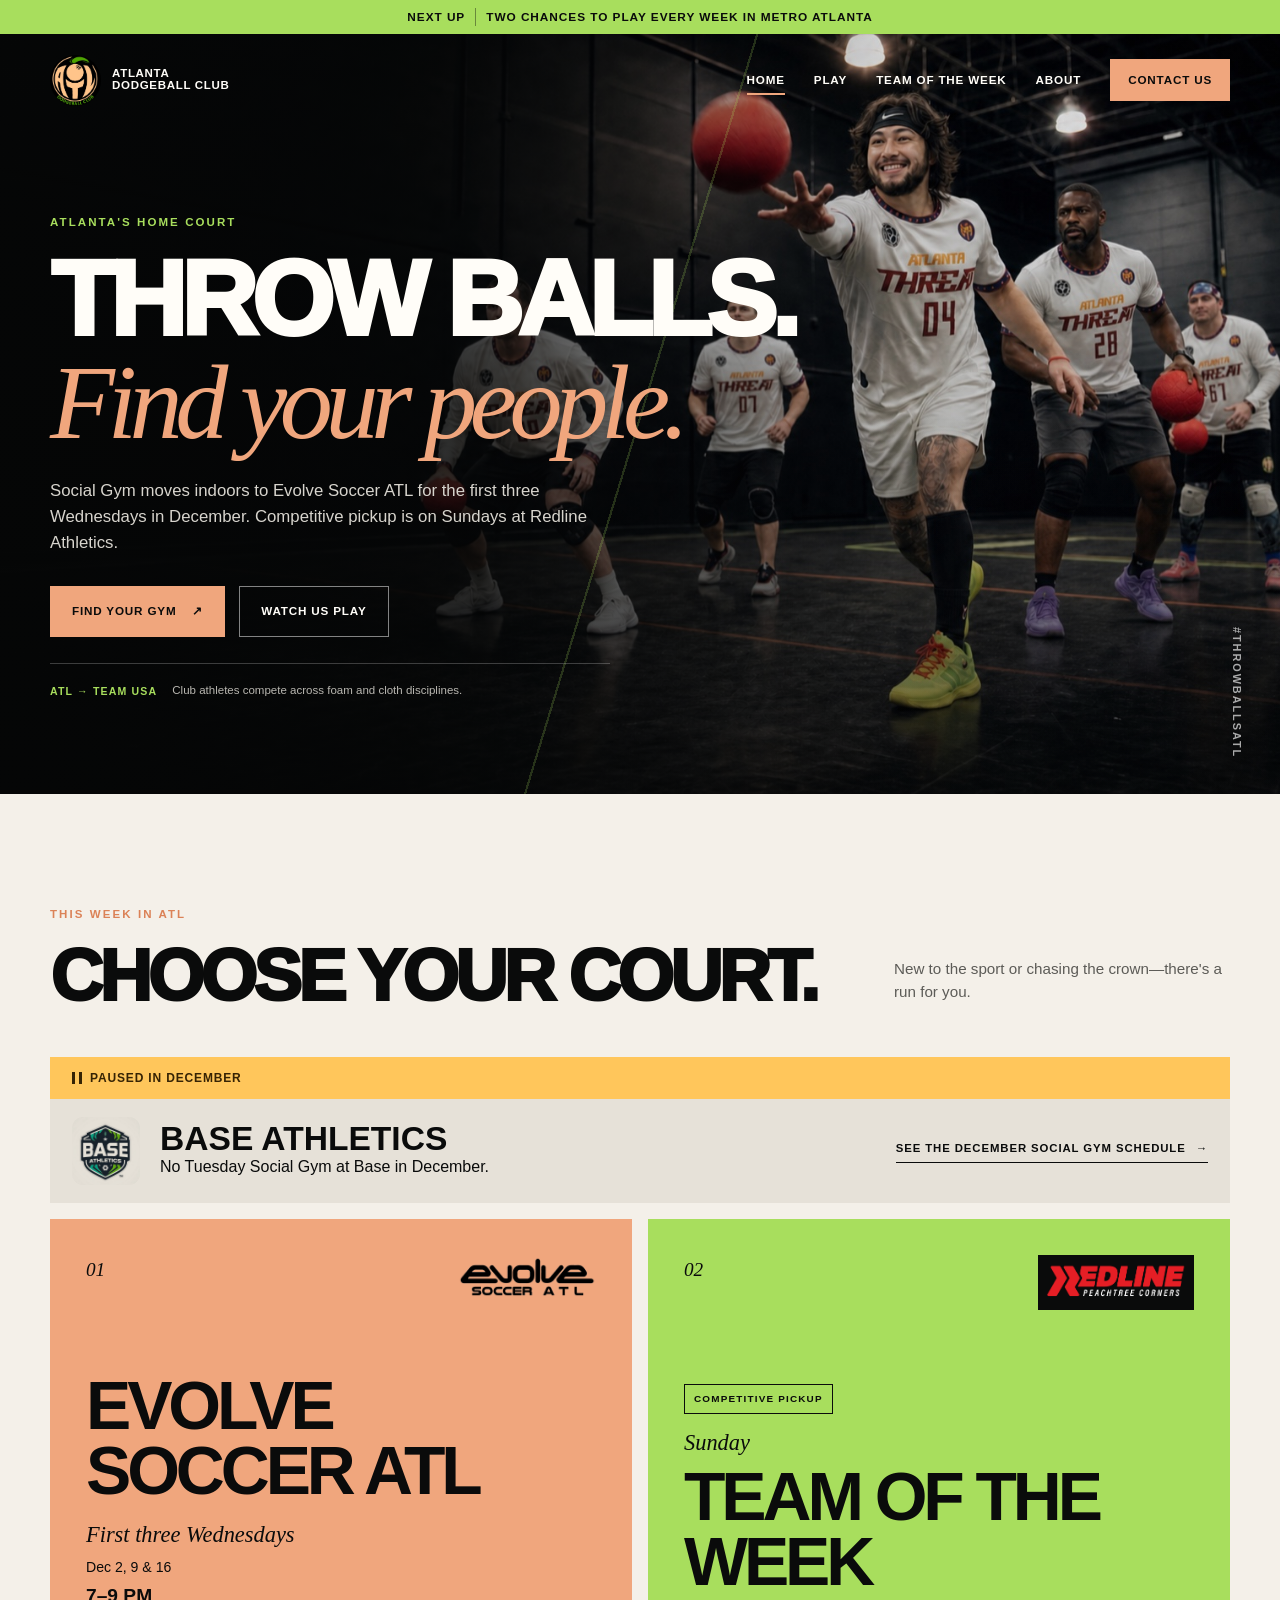
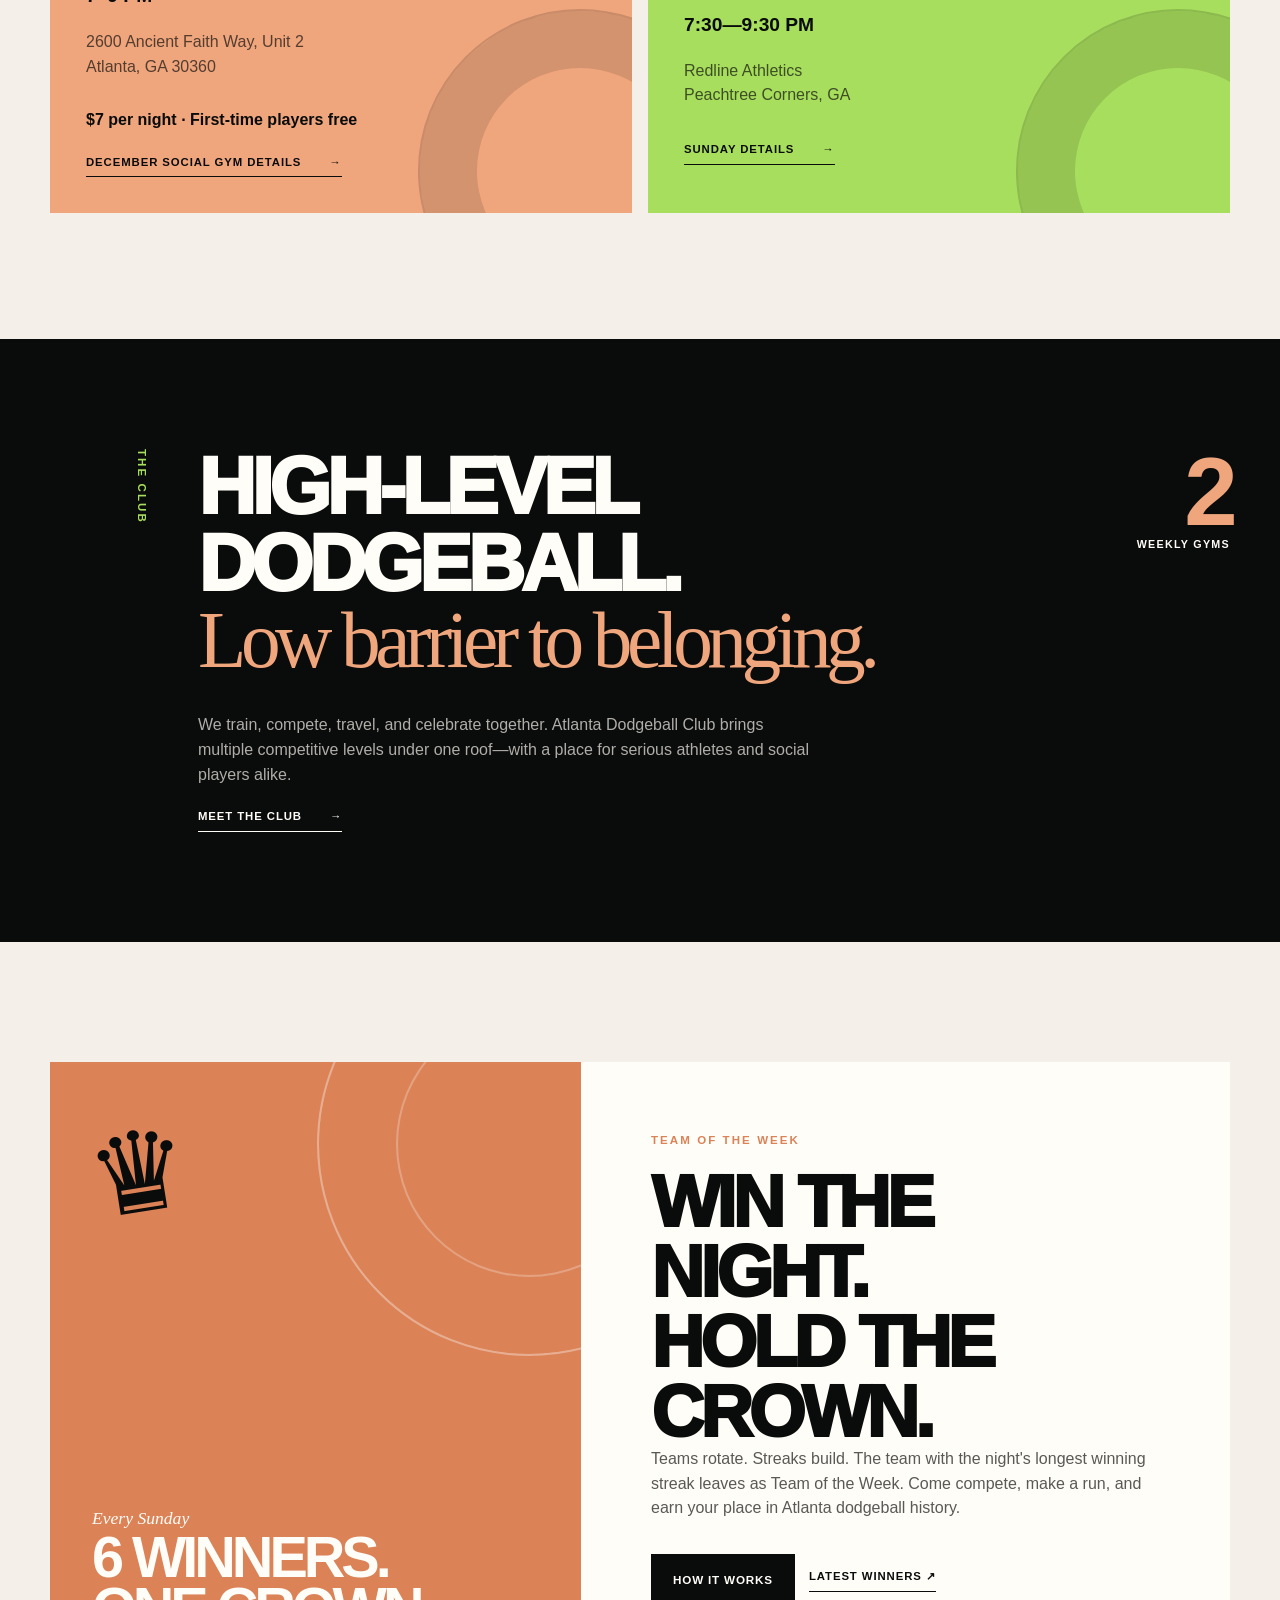
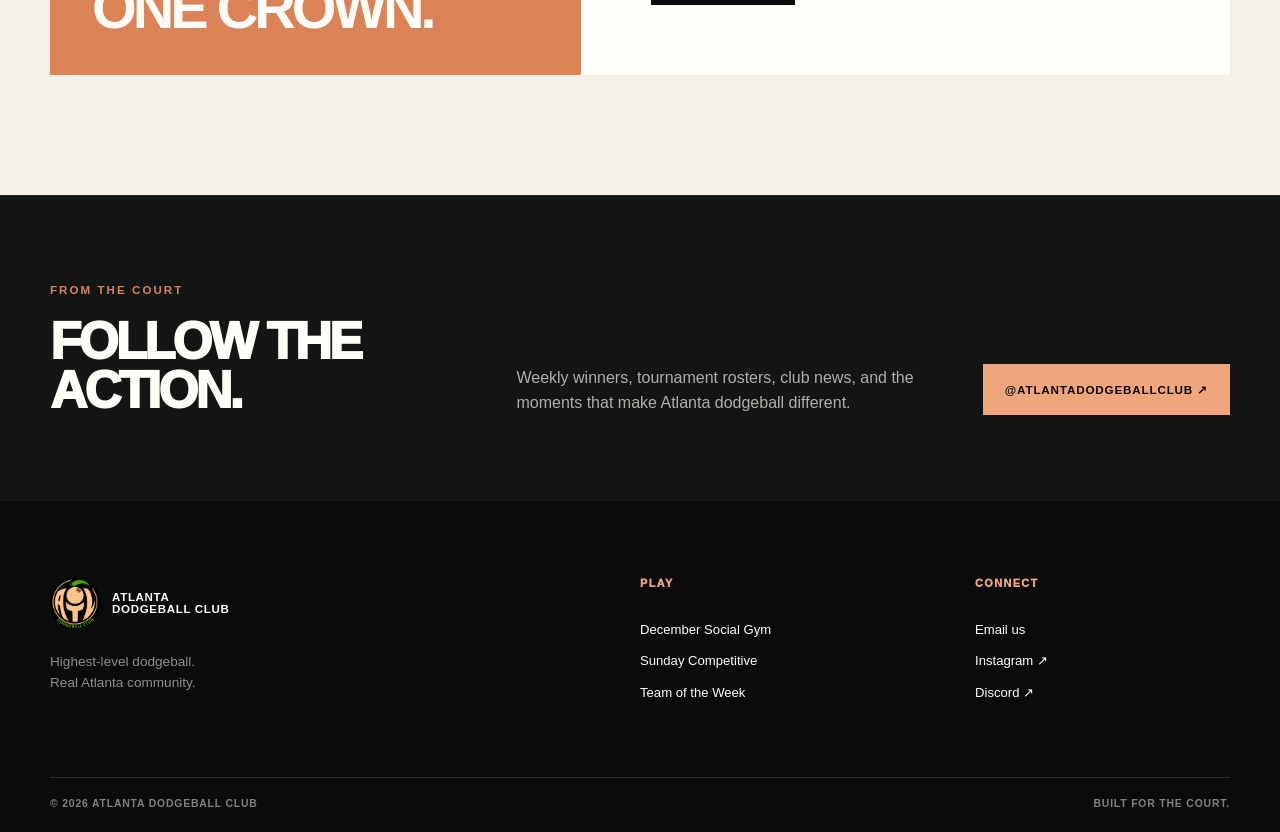
<file: index.html>
<!doctype html>
<html lang="en">
<head>
  <meta charset="utf-8">
  <meta name="viewport" content="width=device-width, initial-scale=1">
  <meta name="description" content="Atlanta Dodgeball Club hosts social and competitive pickup dodgeball every week in Atlanta and Peachtree Corners.">
  <meta name="theme-color" content="#0a0b0b">
  <meta property="og:title" content="Atlanta Dodgeball Club">
  <meta property="og:description" content="Throw Balls ATL">
  <meta property="og:type" content="website">
  <meta property="og:image" content="assets/atl-dodgeball-club-hero-v3.jpg">
  <title>Atlanta Dodgeball Club | Throw Balls ATL</title>
  <link rel="icon" href="assets/favicon-atl.png" type="image/png">
  <link rel="stylesheet" href="styles.css">
  <script src="script.js" defer></script>
</head>
<body>
  <a class="skip-link" href="#main">Skip to content</a>
  <div class="announcement"><span>Next up</span> Two chances to play every week in Metro Atlanta</div>
  <header class="site-header">
    <a class="brand" href="index.html" aria-label="Atlanta Dodgeball Club home">
      <img class="brand-logo" src="assets/instagram/logos/atlanta-dodgeball-club.jpg" alt="">
      <span>Atlanta<br>Dodgeball Club</span>
    </a>
    <button class="menu-toggle" type="button" aria-expanded="false" aria-controls="site-nav"><span></span><span></span><span></span><span class="sr-only">Menu</span></button>
    <nav id="site-nav" class="site-nav" aria-label="Primary navigation">
      <a aria-current="page" href="index.html">Home</a>
      <a href="play.html">Play</a>
      <a href="team-of-the-week.html">Team of the Week</a>
      <a href="about.html">About</a>
      <a class="nav-cta" href="contact.html">Contact us</a>
    </nav>
  </header>

  <main id="main">
    <section class="hero">
      <div class="hero-media" role="img" aria-label="Atlanta Threat players competing in dodgeball in their white team jerseys"></div>
      <div class="hero-shade"></div>
      <div class="hero-lines" aria-hidden="true"></div>
      <div class="hero-content shell">
        <p class="eyebrow">Atlanta's home court</p>
        <h1>Throw balls.<br><em>Find your people.</em></h1>
        <p class="hero-copy">Social Gym moves indoors to Evolve Soccer ATL for the first three Wednesdays in December. Competitive pickup is on Sundays at Redline Athletics.</p>
        <div class="button-row">
          <a class="button button-primary" href="play.html">Find your gym <span aria-hidden="true">↗</span></a>
          <a class="button button-ghost" href="https://www.instagram.com/atlantadodgeballclub/" target="_blank" rel="noreferrer">Watch us play</a>
        </div>
        <a class="hero-proof" href="about.html#team-usa"><strong>ATL → TEAM USA</strong><span>Club athletes compete across foam and cloth disciplines.</span></a>
      </div>
      <p class="hero-tag" aria-hidden="true">#ThrowBallsATL</p>
    </section>

    <section class="schedule-section shell" aria-labelledby="weekly-heading">
      <div class="section-heading">
        <div><p class="eyebrow">This week in ATL</p><h2 id="weekly-heading">Choose your court.</h2></div>
        <p>New to the sport or chasing the crown—there's a run for you.</p>
      </div>
      <aside class="paused-venue home-pause" aria-labelledby="base-pause-heading">
        <p class="pause-strip"><span class="pause-icon" aria-hidden="true"></span> Paused in December</p>
        <div class="home-pause-details">
          <img class="venue-logo" src="assets/instagram/logos/base-athletics.jpg" alt="" width="68" height="68">
          <div>
            <h3 id="base-pause-heading">Base Athletics</h3>
            <p>No Tuesday Social Gym at Base in December.</p>
          </div>
          <a class="text-link" href="play.html#social">See the December Social Gym schedule <span aria-hidden="true">→</span></a>
        </div>
      </aside>
      <div class="schedule-grid">
        <article class="session-card social-card">
          <div class="session-top"><span class="session-number">01</span><img class="venue-wordmark" src="assets/instagram/logos/evolve-soccer-atl.png" alt="" width="300" height="94"></div>
          <h3>Evolve Soccer ATL</h3>
          <p class="day">First three Wednesdays</p>
          <p class="session-season">Dec 2, 9 &amp; 16</p>
          <p class="time">7–9 PM</p>
          <p class="address">2600 Ancient Faith Way, Unit 2<br>Atlanta, GA 30360</p>
          <p><strong>$7 per night · First-time players free</strong></p>
          <a class="text-link" href="play.html#social">December Social Gym details <span aria-hidden="true">→</span></a>
        </article>
        <article class="session-card competitive-card">
          <div class="session-top"><span class="session-number">02</span><img class="venue-wordmark redline-wordmark" src="assets/instagram/logos/redline-peachtree-corners.png" alt="" width="650" height="180"></div>
          <span class="pill">Competitive pickup</span>
          <p class="day">Sunday</p>
          <h3>Team of the Week</h3>
          <p class="time">7:30—9:30 PM</p>
          <p class="address">Redline Athletics<br>Peachtree Corners, GA</p>
          <a class="text-link" href="play.html#sunday">Sunday details <span aria-hidden="true">→</span></a>
        </article>
      </div>
    </section>

    <section class="statement-section">
      <div class="shell statement-grid">
        <p class="eyebrow vertical-label">The club</p>
        <div>
          <h2>High-level dodgeball.<br><span>Low barrier to belonging.</span></h2>
          <p>We train, compete, travel, and celebrate together. Atlanta Dodgeball Club brings multiple competitive levels under one roof—with a place for serious athletes and social players alike.</p>
          <a class="text-link light-link" href="about.html">Meet the club <span aria-hidden="true">→</span></a>
        </div>
        <div class="statement-stat"><strong>2</strong><span>weekly gyms</span></div>
      </div>
    </section>

    <section class="totw-feature shell">
      <div class="totw-visual">
        <span class="court-line line-one"></span><span class="court-line line-two"></span>
        <div class="crown" aria-hidden="true">♛</div>
        <p>Every Sunday</p><strong>6 winners.<br>One crown.</strong>
      </div>
      <div class="totw-copy">
        <p class="eyebrow">Team of the Week</p>
        <h2>Win the night.<br>Hold the crown.</h2>
        <p>Teams rotate. Streaks build. The team with the night's longest winning streak leaves as Team of the Week. Come compete, make a run, and earn your place in Atlanta dodgeball history.</p>
        <div class="button-row"><a class="button button-dark" href="team-of-the-week.html">How it works</a><a class="text-link" href="https://www.instagram.com/atlantadodgeballclub/" target="_blank" rel="noreferrer">Latest winners ↗</a></div>
      </div>
    </section>

    <section class="social-strip">
      <div class="shell social-strip-inner">
        <div><p class="eyebrow">From the court</p><h2>Follow the action.</h2></div>
        <p>Weekly winners, tournament rosters, club news, and the moments that make Atlanta dodgeball different.</p>
        <a class="button button-primary" href="https://www.instagram.com/atlantadodgeballclub/" target="_blank" rel="noreferrer">@atlantadodgeballclub ↗</a>
      </div>
    </section>
  </main>

  <footer class="site-footer">
    <div class="shell footer-grid">
      <div><a class="brand footer-brand" href="index.html"><img class="brand-logo" src="assets/instagram/logos/atlanta-dodgeball-club.jpg" alt=""><span>Atlanta<br>Dodgeball Club</span></a><p>Highest-level dodgeball.<br>Real Atlanta community.</p></div>
      <div><h2>Play</h2><a href="play.html#social">December Social Gym</a><a href="play.html#sunday">Sunday Competitive</a><a href="team-of-the-week.html">Team of the Week</a></div>
      <div><h2>Connect</h2><a href="mailto:atlantadodgeballclub@gmail.com">Email us</a><a href="https://www.instagram.com/atlantadodgeballclub/" target="_blank" rel="noreferrer">Instagram ↗</a><a href="https://discord.gg/56GnxqBdqk" target="_blank" rel="noreferrer">Discord ↗</a></div>
    </div>
    <div class="shell footer-bottom"><span>© <span data-year></span> Atlanta Dodgeball Club</span><span>Built for the court.</span></div>
  </footer>
</body>
</html>
</file>
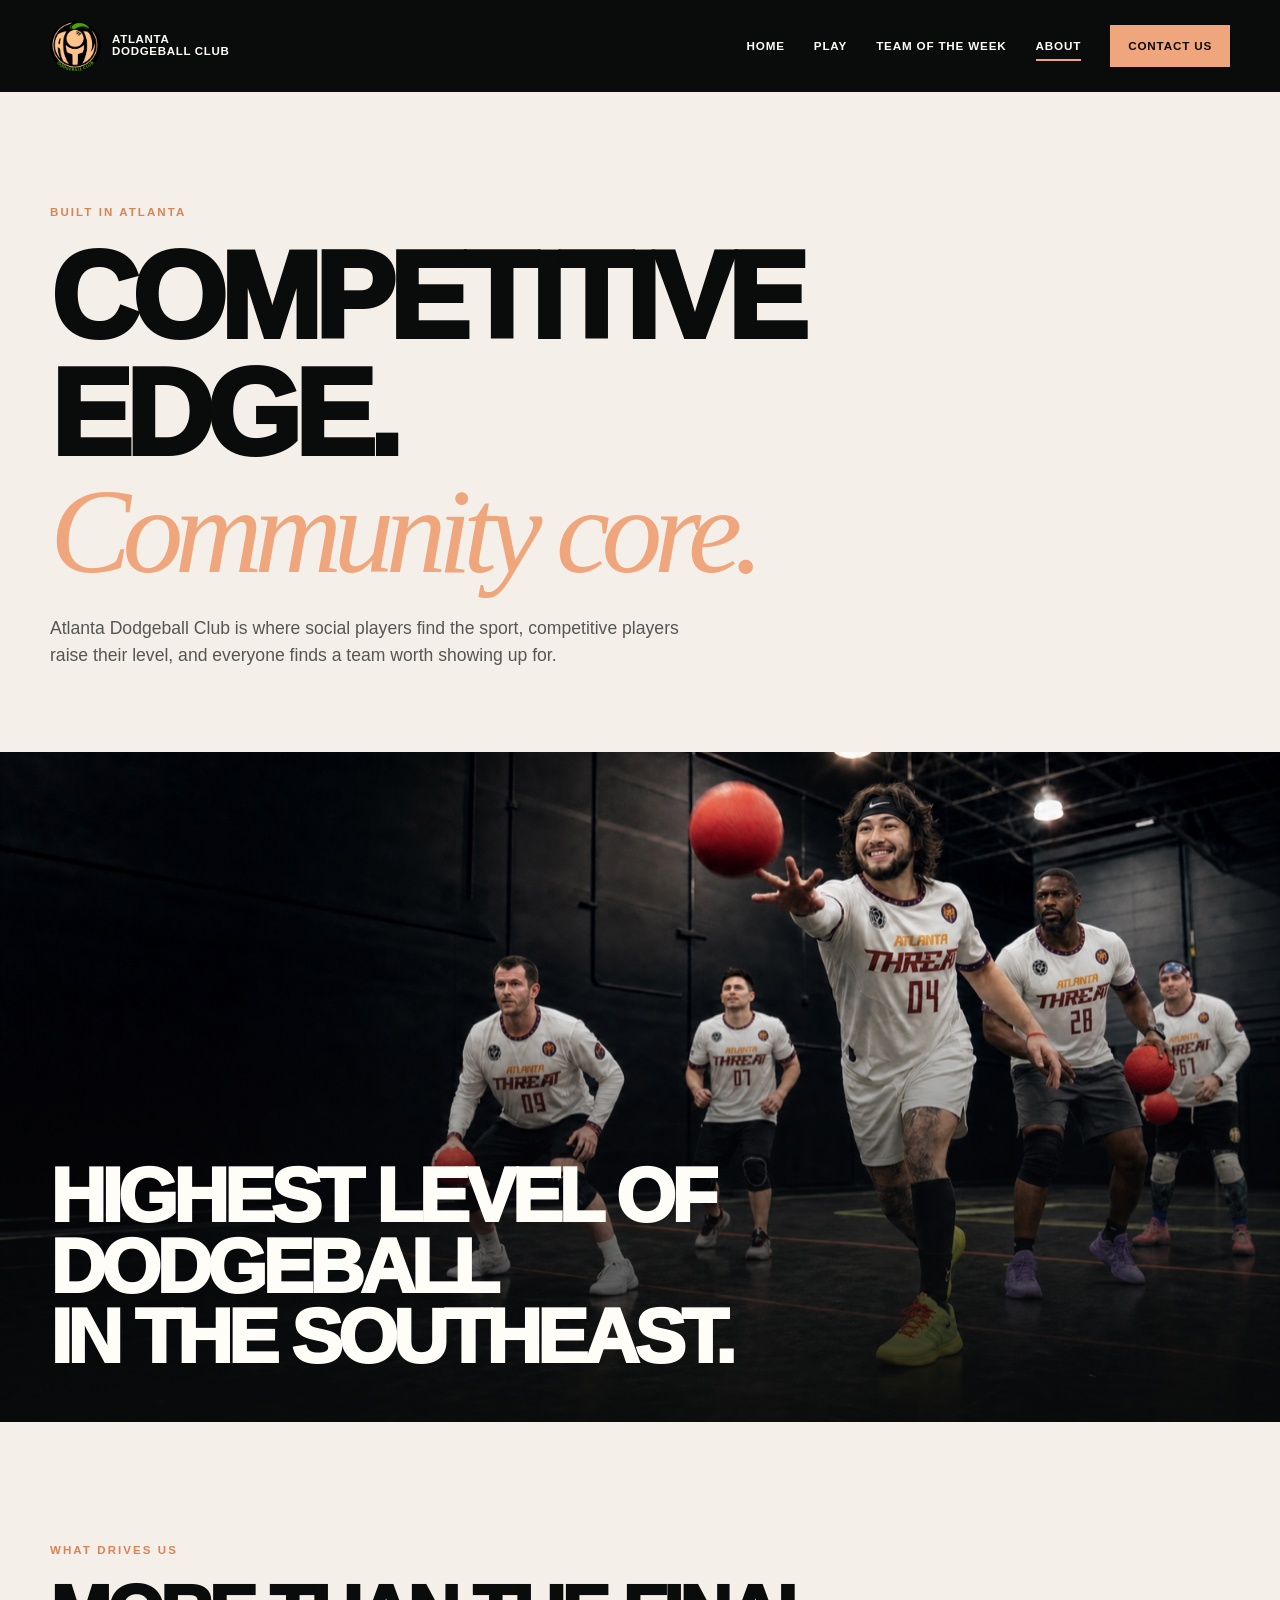
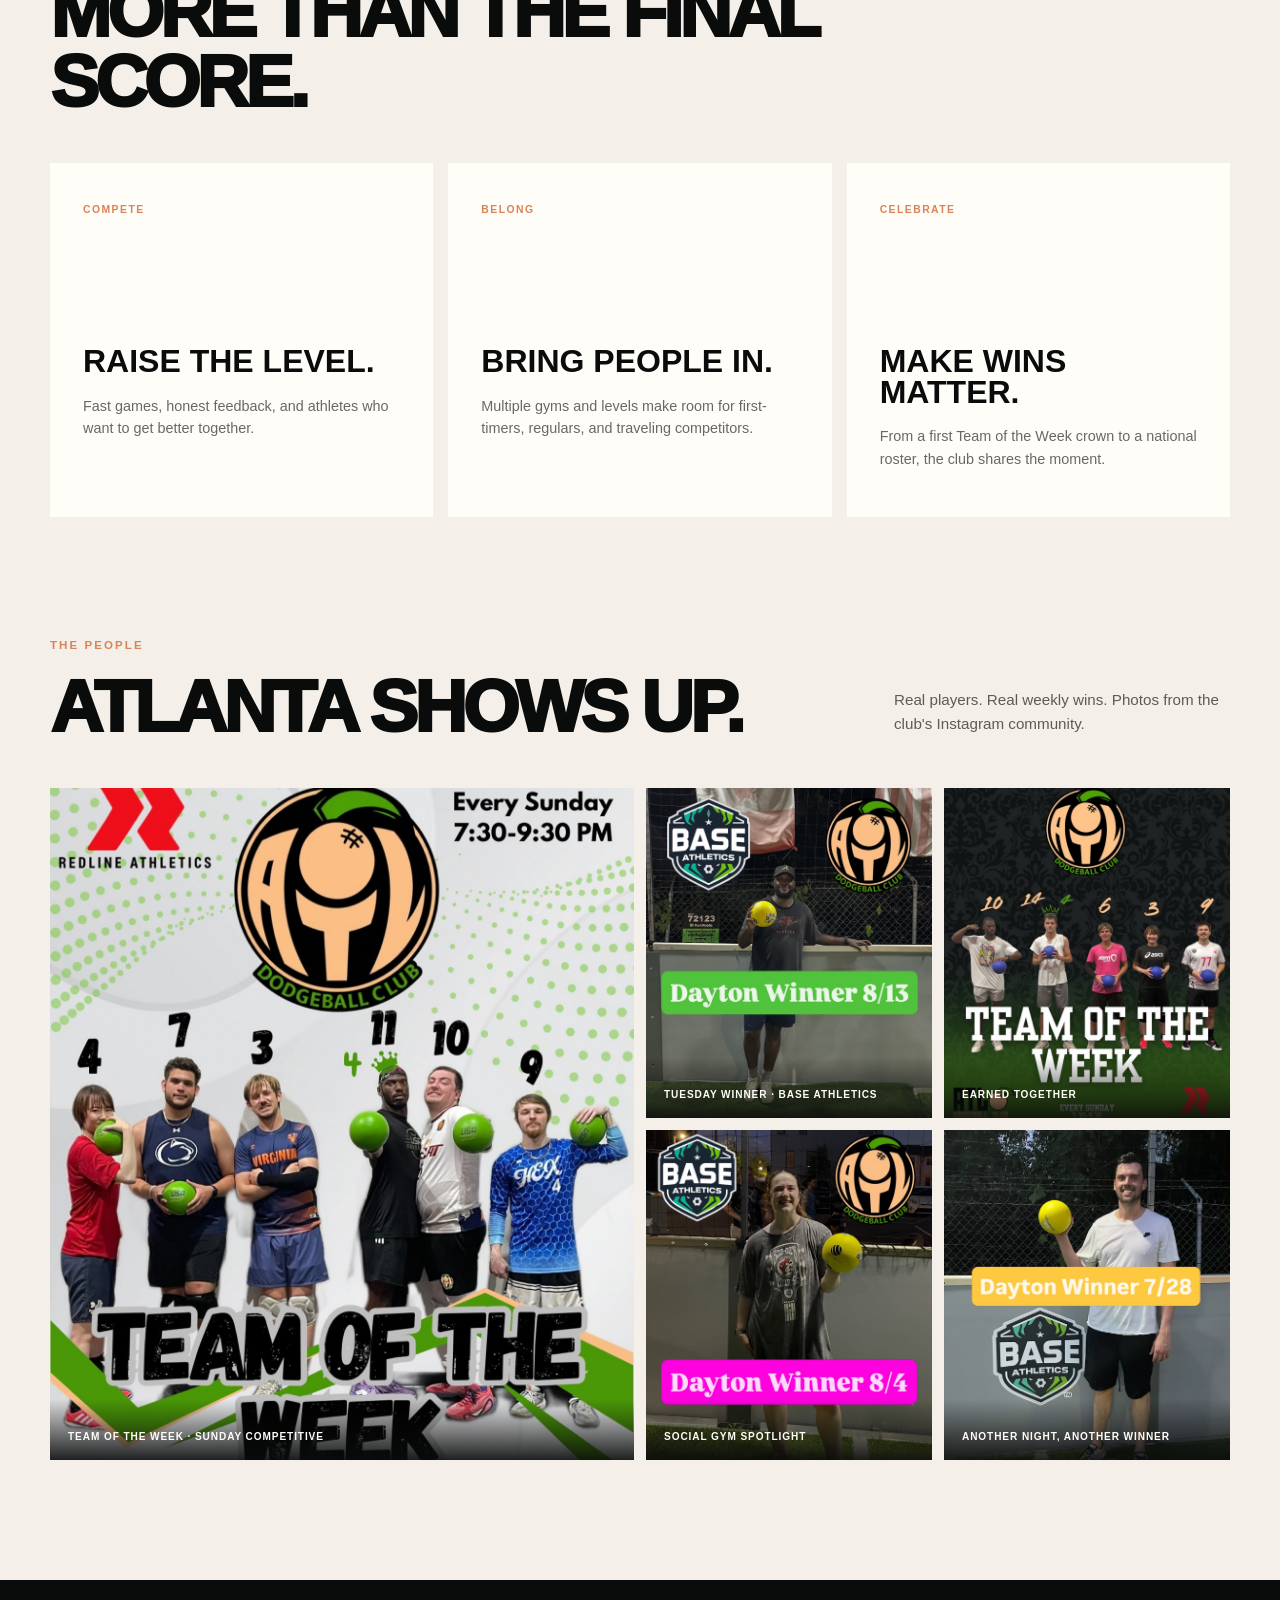
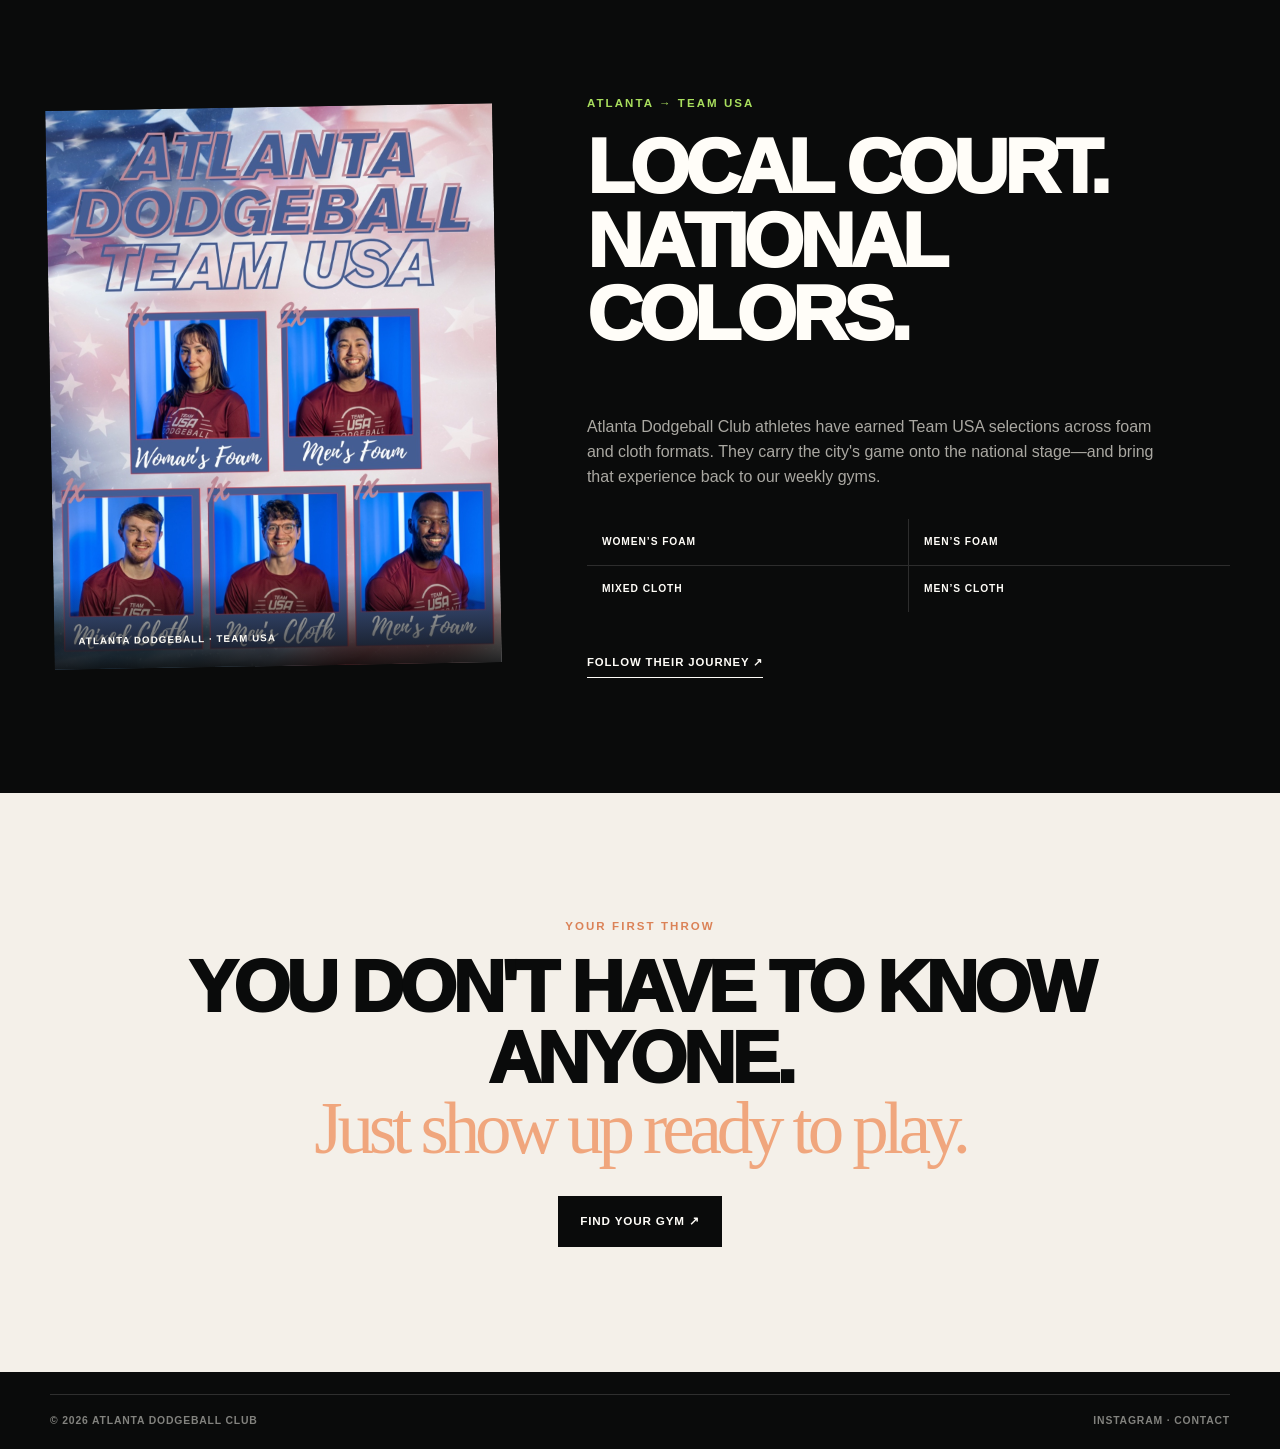
<file: about.html>
<!doctype html><html lang="en"><head><meta charset="utf-8"><meta name="viewport" content="width=device-width, initial-scale=1"><meta name="description" content="Meet Atlanta Dodgeball Club, a competitive and social dodgeball community serving Metro Atlanta."><meta name="theme-color" content="#0a0b0b"><title>About | Atlanta Dodgeball Club</title><link rel="icon" href="assets/favicon-atl.png" type="image/png"><link rel="stylesheet" href="styles.css"><script src="script.js" defer></script></head>
<body><a class="skip-link" href="#main">Skip to content</a><header class="site-header dark-header"><a class="brand" href="index.html" aria-label="Atlanta Dodgeball Club home"><img class="brand-logo" src="assets/instagram/logos/atlanta-dodgeball-club.jpg" alt=""><span>Atlanta<br>Dodgeball Club</span></a><button class="menu-toggle" type="button" aria-expanded="false" aria-controls="site-nav"><span></span><span></span><span></span><span class="sr-only">Menu</span></button><nav id="site-nav" class="site-nav" aria-label="Primary navigation"><a href="index.html">Home</a><a href="play.html">Play</a><a href="team-of-the-week.html">Team of the Week</a><a aria-current="page" href="about.html">About</a><a class="nav-cta" href="contact.html">Contact us</a></nav></header>
<main id="main"><section class="page-hero shell about-hero"><p class="eyebrow">Built in Atlanta</p><h1>Competitive edge.<br><em>Community core.</em></h1><p>Atlanta Dodgeball Club is where social players find the sport, competitive players raise their level, and everyone finds a team worth showing up for.</p></section>
<section class="about-photo" role="img" aria-label="Atlanta Threat players competing in dodgeball in their white team jerseys"><span>Highest level of dodgeball<br>in the Southeast.</span></section>
<section class="values-section shell"><div class="section-heading"><div><p class="eyebrow">What drives us</p><h2>More than the final score.</h2></div></div><div class="values-grid"><article><span>Compete</span><h3>Raise the level.</h3><p>Fast games, honest feedback, and athletes who want to get better together.</p></article><article><span>Belong</span><h3>Bring people in.</h3><p>Multiple gyms and levels make room for first-timers, regulars, and traveling competitors.</p></article><article><span>Celebrate</span><h3>Make wins matter.</h3><p>From a first Team of the Week crown to a national roster, the club shares the moment.</p></article></div></section>
<section class="members-section shell"><div class="section-heading"><div><p class="eyebrow">The people</p><h2>Atlanta shows up.</h2></div><p>Real players. Real weekly wins. Photos from the club's Instagram community.</p></div><div class="member-gallery"><figure class="member-feature"><img src="assets/instagram/selected/team-of-the-week-sunday.jpg" alt="Six Atlanta Dodgeball Club players posing with dodgeballs after Team of the Week" loading="lazy"><figcaption>Team of the Week · Sunday competitive</figcaption></figure><figure><img src="assets/instagram/selected/dayton-winner-2026-08-13.jpg" alt="Atlanta Dodgeball Club player holding a yellow dodgeball after a Tuesday win" loading="lazy"><figcaption>Tuesday winner · Base Athletics</figcaption></figure><figure><img src="assets/instagram/selected/team-of-the-week-players.jpg" alt="Five Atlanta Dodgeball Club Team of the Week players posing with dodgeballs" loading="lazy"><figcaption>Earned together</figcaption></figure><figure><img src="assets/instagram/selected/dayton-winner-2026-08-04.jpg" alt="Atlanta Dodgeball Club player holding a yellow dodgeball at Base Athletics" loading="lazy"><figcaption>Social gym spotlight</figcaption></figure><figure><img src="assets/instagram/selected/dayton-winner-2026-07-28.jpg" alt="Atlanta Dodgeball Club player holding a yellow dodgeball after a Tuesday win" loading="lazy"><figcaption>Another night, another winner</figcaption></figure></div></section>
<section class="teams-section" id="team-usa"><div class="shell team-usa-grid"><figure class="team-usa-photo"><img src="assets/instagram/selected/atlanta-team-usa.jpg" alt="Five Atlanta Dodgeball Club athletes representing Team USA across women's foam, men's foam, mixed cloth, and men's cloth dodgeball"><figcaption>Atlanta Dodgeball · Team USA</figcaption></figure><div class="team-usa-copy"><p class="eyebrow">Atlanta → Team USA</p><h2>Local court.<br>National colors.</h2><p>Atlanta Dodgeball Club athletes have earned Team USA selections across foam and cloth formats. They carry the city's game onto the national stage—and bring that experience back to our weekly gyms.</p><div class="usa-disciplines" aria-label="Team USA disciplines represented by Atlanta players"><span>Women’s Foam</span><span>Men’s Foam</span><span>Mixed Cloth</span><span>Men’s Cloth</span></div><a class="text-link light-link" href="https://www.instagram.com/atlantadodgeballclub/" target="_blank" rel="noreferrer">Follow their journey ↗</a></div></div></section>
<section class="join-section shell"><p class="eyebrow">Your first throw</p><h2>You don't have to know anyone.<br><span>Just show up ready to play.</span></h2><a class="button button-dark" href="play.html">Find your gym ↗</a></section></main>
<footer class="site-footer compact-footer"><div class="shell footer-bottom"><span>© <span data-year></span> Atlanta Dodgeball Club</span><span><a href="https://www.instagram.com/atlantadodgeballclub/" target="_blank" rel="noreferrer">Instagram</a> · <a href="contact.html">Contact</a></span></div></footer></body></html>
</file>
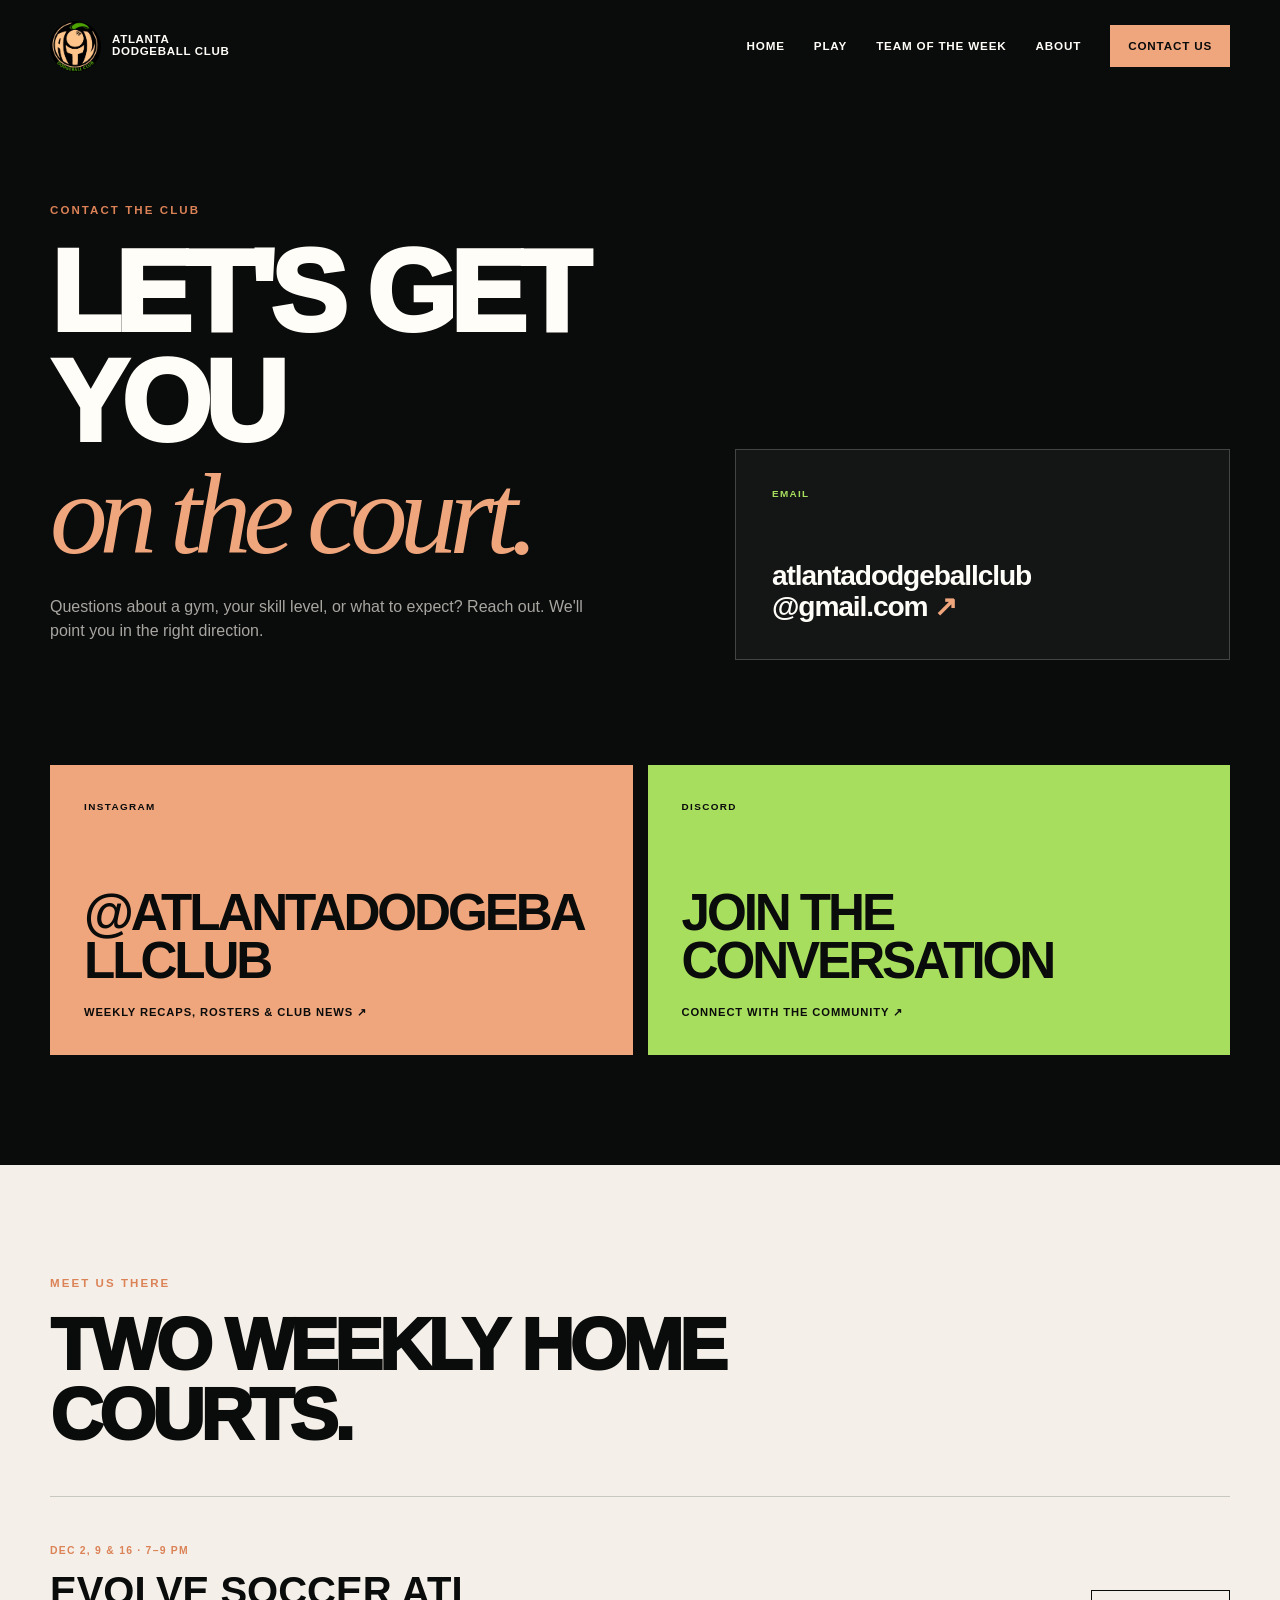
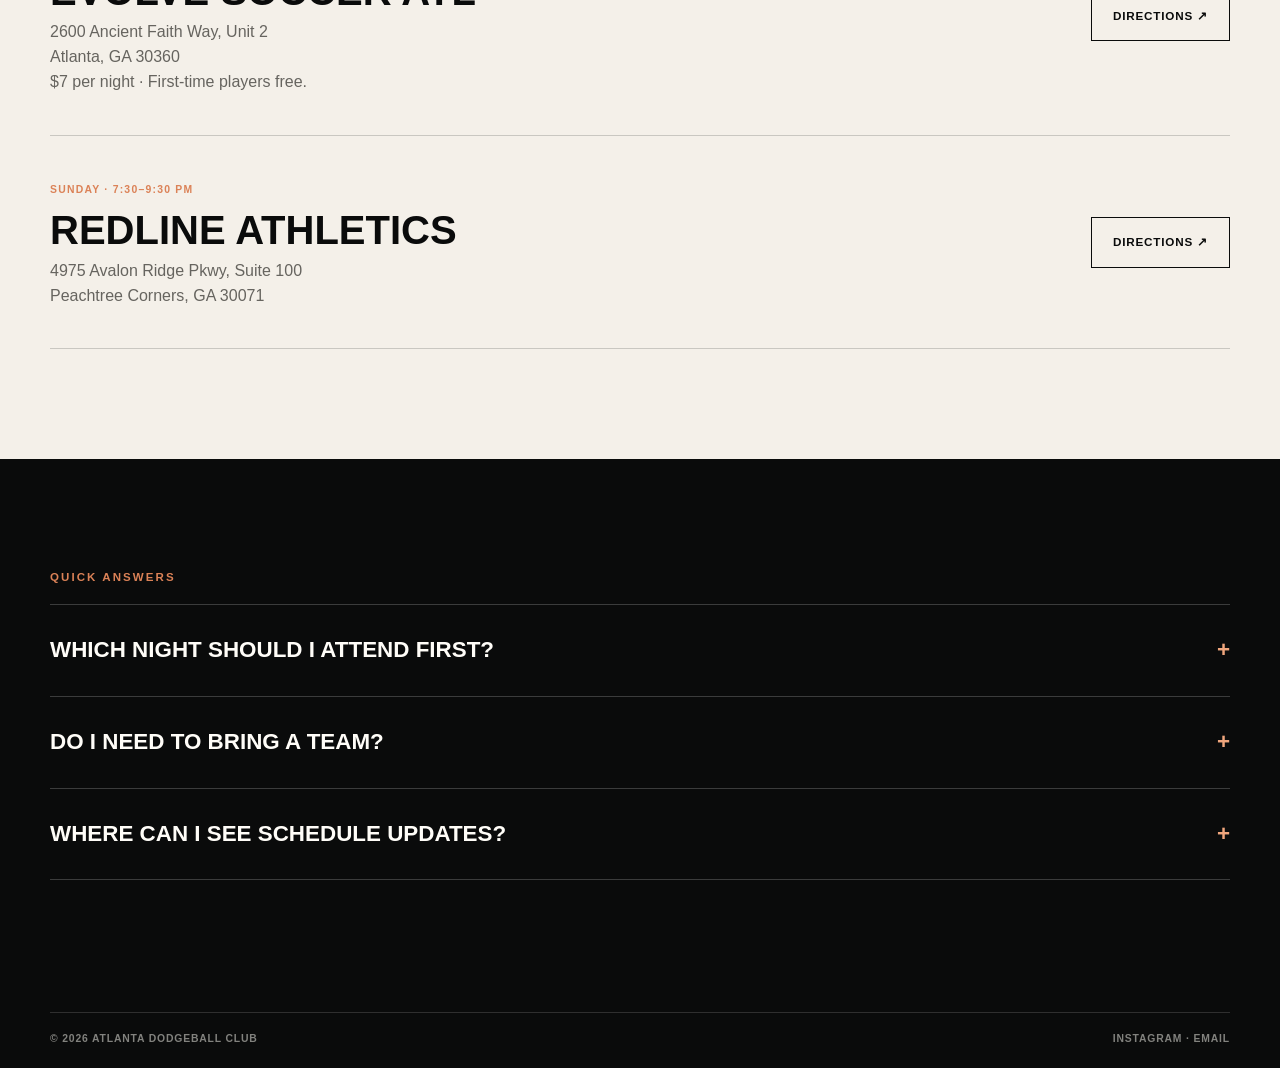
<file: contact.html>
<!doctype html><html lang="en"><head><meta charset="utf-8"><meta name="viewport" content="width=device-width, initial-scale=1"><meta name="description" content="Contact Atlanta Dodgeball Club and find our weekly Atlanta and Peachtree Corners gym locations."><meta name="theme-color" content="#0a0b0b"><title>Contact | Atlanta Dodgeball Club</title><link rel="icon" href="assets/favicon-atl.png" type="image/png"><link rel="stylesheet" href="styles.css"><script src="script.js" defer></script></head>
<body class="contact-page"><a class="skip-link" href="#main">Skip to content</a><header class="site-header dark-header"><a class="brand" href="index.html" aria-label="Atlanta Dodgeball Club home"><img class="brand-logo" src="assets/instagram/logos/atlanta-dodgeball-club.jpg" alt=""><span>Atlanta<br>Dodgeball Club</span></a><button class="menu-toggle" type="button" aria-expanded="false" aria-controls="site-nav"><span></span><span></span><span></span><span class="sr-only">Menu</span></button><nav id="site-nav" class="site-nav" aria-label="Primary navigation"><a href="index.html">Home</a><a href="play.html">Play</a><a href="team-of-the-week.html">Team of the Week</a><a href="about.html">About</a><a class="nav-cta" aria-current="page" href="contact.html">Contact us</a></nav></header>
<main id="main"><section class="contact-hero shell"><div><p class="eyebrow">Contact the club</p><h1>Let's get you<br><em>on the court.</em></h1><p>Questions about a gym, your skill level, or what to expect? Reach out. We'll point you in the right direction.</p></div><div class="contact-primary"><span>Email</span><a href="mailto:atlantadodgeballclub@gmail.com">atlantadodgeballclub<br>@gmail.com <b>↗</b></a></div></section>
<section class="connect-grid shell"><a class="connect-card" href="https://www.instagram.com/atlantadodgeballclub/" target="_blank" rel="noreferrer"><span>Instagram</span><strong>@atlantadodgeballclub</strong><b>Weekly recaps, rosters &amp; club news ↗</b></a><a class="connect-card lime-card" href="https://discord.gg/56GnxqBdqk" target="_blank" rel="noreferrer"><span>Discord</span><strong>Join the conversation</strong><b>Connect with the community ↗</b></a></section>
<section class="contact-locations shell"><div class="section-heading"><div><p class="eyebrow">Meet us there</p><h2>Two weekly home courts.</h2></div></div><div class="location-list"><article><div><span>Dec 2, 9 &amp; 16 · 7–9 PM</span><h3>Evolve Soccer ATL</h3><p>2600 Ancient Faith Way, Unit 2<br>Atlanta, GA 30360</p><p>$7 per night · First-time players free.</p></div><a class="button button-outline" href="https://www.google.com/maps/search/?api=1&amp;query=2600+Ancient+Faith+Way+Unit+2+Atlanta+GA+30360" target="_blank" rel="noreferrer">Directions ↗</a></article><article><div><span>Sunday · 7:30–9:30 PM</span><h3>Redline Athletics</h3><p>4975 Avalon Ridge Pkwy, Suite 100<br>Peachtree Corners, GA 30071</p></div><a class="button button-outline" href="https://www.google.com/maps/search/?api=1&amp;query=4975+Avalon+Ridge+Pkwy+STE+100+Peachtree+Corners+GA+30071" target="_blank" rel="noreferrer">Directions ↗</a></article></div></section>
<section class="faq-section shell"><p class="eyebrow">Quick answers</p><details><summary>Which night should I attend first?<span>+</span></summary><p>Social Gym is the friendliest starting point if you're new. In December, join us at Evolve on the first three Wednesdays. Sunday is a higher-intensity competitive pickup night.</p></details><details><summary>Do I need to bring a team?<span>+</span></summary><p>No. Both weekly sessions are pickup-style, so you can come on your own and join the community.</p></details><details><summary>Where can I see schedule updates?<span>+</span></summary><p>Follow <a href="https://www.instagram.com/atlantadodgeballclub/" target="_blank" rel="noreferrer">@atlantadodgeballclub</a> for weekly posts, cancellations, and club news.</p></details></section></main>
<footer class="site-footer compact-footer"><div class="shell footer-bottom"><span>© <span data-year></span> Atlanta Dodgeball Club</span><span><a href="https://www.instagram.com/atlantadodgeballclub/" target="_blank" rel="noreferrer">Instagram</a> · <a href="mailto:atlantadodgeballclub@gmail.com">Email</a></span></div></footer></body></html>
</file>
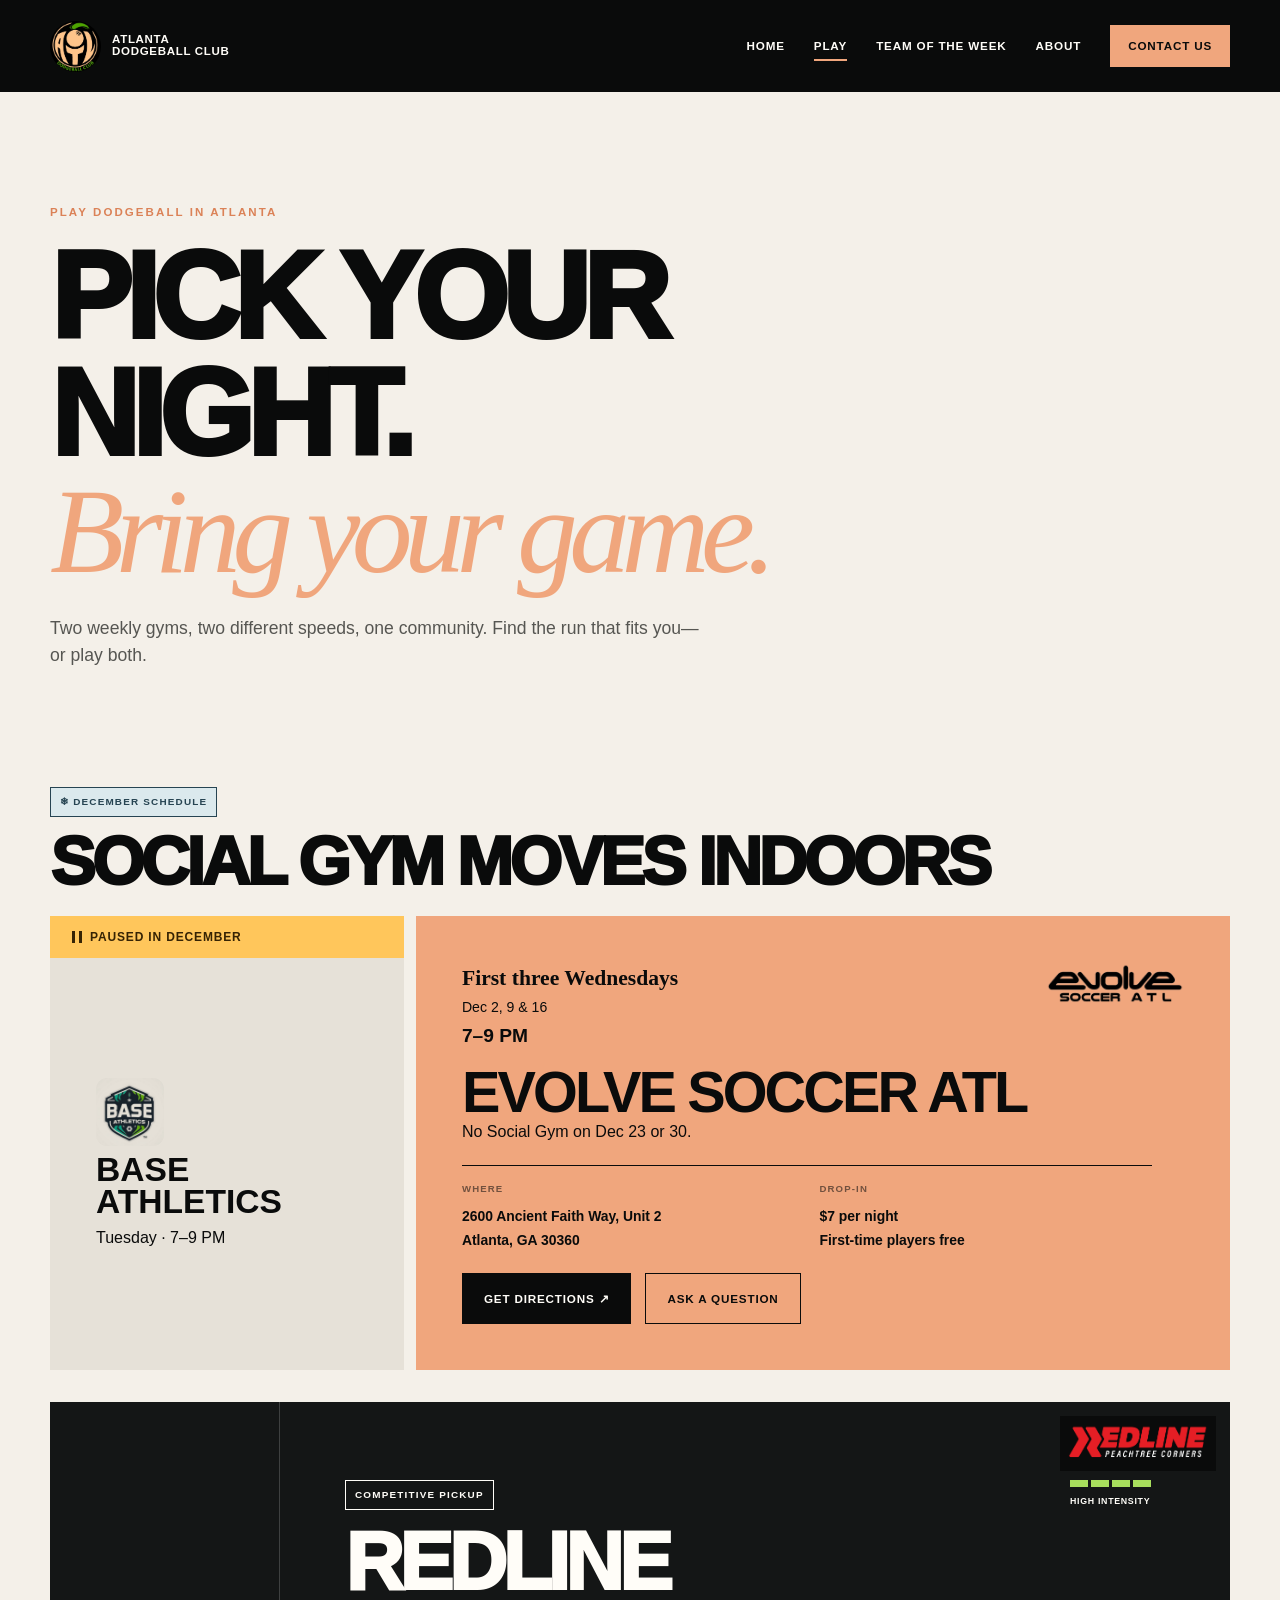
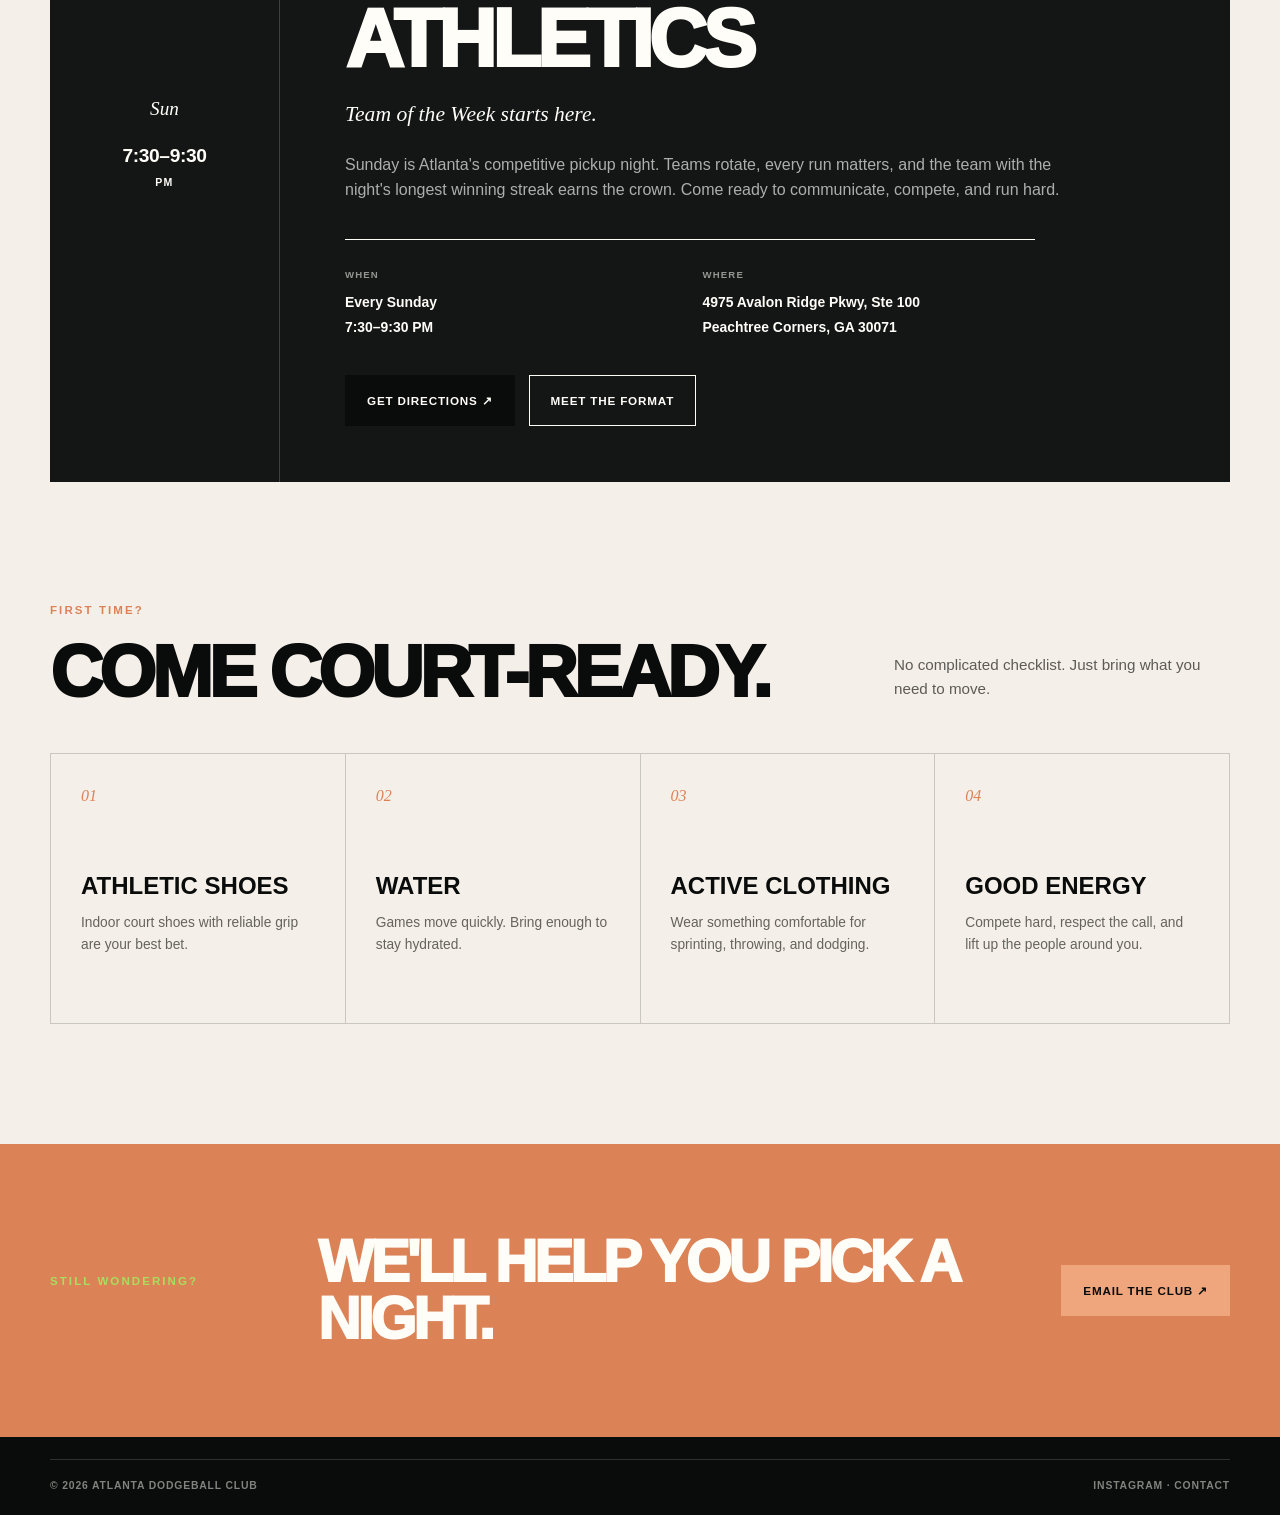
<file: play.html>
<!doctype html>
<html lang="en">
<head>
  <meta charset="utf-8"><meta name="viewport" content="width=device-width, initial-scale=1">
  <meta name="description" content="Play Social Gym at Evolve Soccer ATL on December 2, 9, and 16, or join Sunday competitive pickup at Redline Athletics.">
  <meta name="theme-color" content="#0a0b0b"><title>Play | Atlanta Dodgeball Club</title>
  <link rel="icon" href="assets/favicon-atl.png" type="image/png"><link rel="stylesheet" href="styles.css"><script src="script.js" defer></script>
</head>
<body>
  <a class="skip-link" href="#main">Skip to content</a>
  <header class="site-header dark-header"><a class="brand" href="index.html" aria-label="Atlanta Dodgeball Club home"><img class="brand-logo" src="assets/instagram/logos/atlanta-dodgeball-club.jpg" alt=""><span>Atlanta<br>Dodgeball Club</span></a><button class="menu-toggle" type="button" aria-expanded="false" aria-controls="site-nav"><span></span><span></span><span></span><span class="sr-only">Menu</span></button><nav id="site-nav" class="site-nav" aria-label="Primary navigation"><a href="index.html">Home</a><a aria-current="page" href="play.html">Play</a><a href="team-of-the-week.html">Team of the Week</a><a href="about.html">About</a><a class="nav-cta" href="contact.html">Contact us</a></nav></header>
  <main id="main">
    <section class="page-hero shell"><p class="eyebrow">Play dodgeball in Atlanta</p><h1>Pick your night.<br><em>Bring your game.</em></h1><p>Two weekly gyms, two different speeds, one community. Find the run that fits you—or play both.</p></section>
    <section class="venue-stack shell">
      <section class="winter-swap" id="social" aria-labelledby="winter-heading">
        <p class="pill winter-badge"><span aria-hidden="true">❄</span> December schedule</p>
        <h2 id="winter-heading">Social Gym moves indoors</h2>
        <div class="swap-grid">
          <div class="paused-venue" id="tuesday">
            <p class="pause-strip"><span class="pause-icon" aria-hidden="true"></span> Paused in December</p>
            <div class="paused-venue-details">
              <img class="venue-logo" src="assets/instagram/logos/base-athletics.jpg" alt="" width="68" height="68">
              <h3>Base Athletics</h3>
              <p>Tuesday · 7–9 PM</p>
            </div>
          </div>
          <article class="winter-venue">
            <img class="venue-wordmark" src="assets/instagram/logos/evolve-soccer-atl.png" alt="" width="300" height="94">
            <div class="winter-date">
              <strong>First three Wednesdays</strong>
              <span>Dec 2, 9 &amp; 16</span>
              <span>7–9 PM</span>
            </div>
            <h3>Evolve Soccer ATL</h3>
            <p>No Social Gym on Dec 23 or 30.</p>
            <div class="detail-grid">
              <div><span>Where</span><strong>2600 Ancient Faith Way, Unit 2<br>Atlanta, GA 30360</strong></div>
              <div><span>Drop-in</span><strong>$7 per night<br>First-time players free</strong></div>
            </div>
            <div class="button-row">
              <a class="button button-dark" href="https://www.google.com/maps/search/?api=1&amp;query=2600+Ancient+Faith+Way+Unit+2+Atlanta+GA+30360" target="_blank" rel="noreferrer">Get directions ↗</a>
              <a class="button button-outline" href="contact.html">Ask a question</a>
            </div>
          </article>
        </div>
      </section>
      <article class="venue-card sunday" id="sunday">
        <img class="venue-wordmark redline-wordmark corner-wordmark" src="assets/instagram/logos/redline-peachtree-corners.png" alt="" width="650" height="180">
        <div class="venue-date">
          <span>Sun</span>
          <div class="venue-time"><strong>7:30–9:30</strong> <small>PM</small></div>
        </div>
        <div class="venue-content"><div class="venue-title"><div><span class="pill">Competitive pickup</span><h2>Redline Athletics</h2></div><span class="skill-meter advanced"><i></i><i></i><i></i><i></i><small>High intensity</small></span></div><p class="lead">Team of the Week starts here.</p><p>Sunday is Atlanta's competitive pickup night. Teams rotate, every run matters, and the team with the night's longest winning streak earns the crown. Come ready to communicate, compete, and run hard.</p><div class="detail-grid"><div><span>When</span><strong>Every Sunday<br>7:30–9:30 PM</strong></div><div><span>Where</span><strong>4975 Avalon Ridge Pkwy, Ste 100<br>Peachtree Corners, GA 30071</strong></div></div><div class="button-row"><a class="button button-dark" href="https://www.google.com/maps/search/?api=1&amp;query=4975+Avalon+Ridge+Pkwy+STE+100+Peachtree+Corners+GA+30071" target="_blank" rel="noreferrer">Get directions ↗</a><a class="button button-outline dark-outline" href="team-of-the-week.html">Meet the format</a></div></div>
      </article>
    </section>
    <section class="prep-section shell"><div class="section-heading"><div><p class="eyebrow">First time?</p><h2>Come court-ready.</h2></div><p>No complicated checklist. Just bring what you need to move.</p></div><div class="prep-grid"><article><span>01</span><h3>Athletic shoes</h3><p>Indoor court shoes with reliable grip are your best bet.</p></article><article><span>02</span><h3>Water</h3><p>Games move quickly. Bring enough to stay hydrated.</p></article><article><span>03</span><h3>Active clothing</h3><p>Wear something comfortable for sprinting, throwing, and dodging.</p></article><article><span>04</span><h3>Good energy</h3><p>Compete hard, respect the call, and lift up the people around you.</p></article></div></section>
    <section class="contact-band"><div class="shell"><p class="eyebrow">Still wondering?</p><h2>We'll help you pick a night.</h2><a class="button button-primary" href="mailto:atlantadodgeballclub@gmail.com">Email the club ↗</a></div></section>
  </main>
  <footer class="site-footer compact-footer"><div class="shell footer-bottom"><span>© <span data-year></span> Atlanta Dodgeball Club</span><span><a href="https://www.instagram.com/atlantadodgeballclub/" target="_blank" rel="noreferrer">Instagram</a> · <a href="contact.html">Contact</a></span></div></footer>
</body></html>
</file>
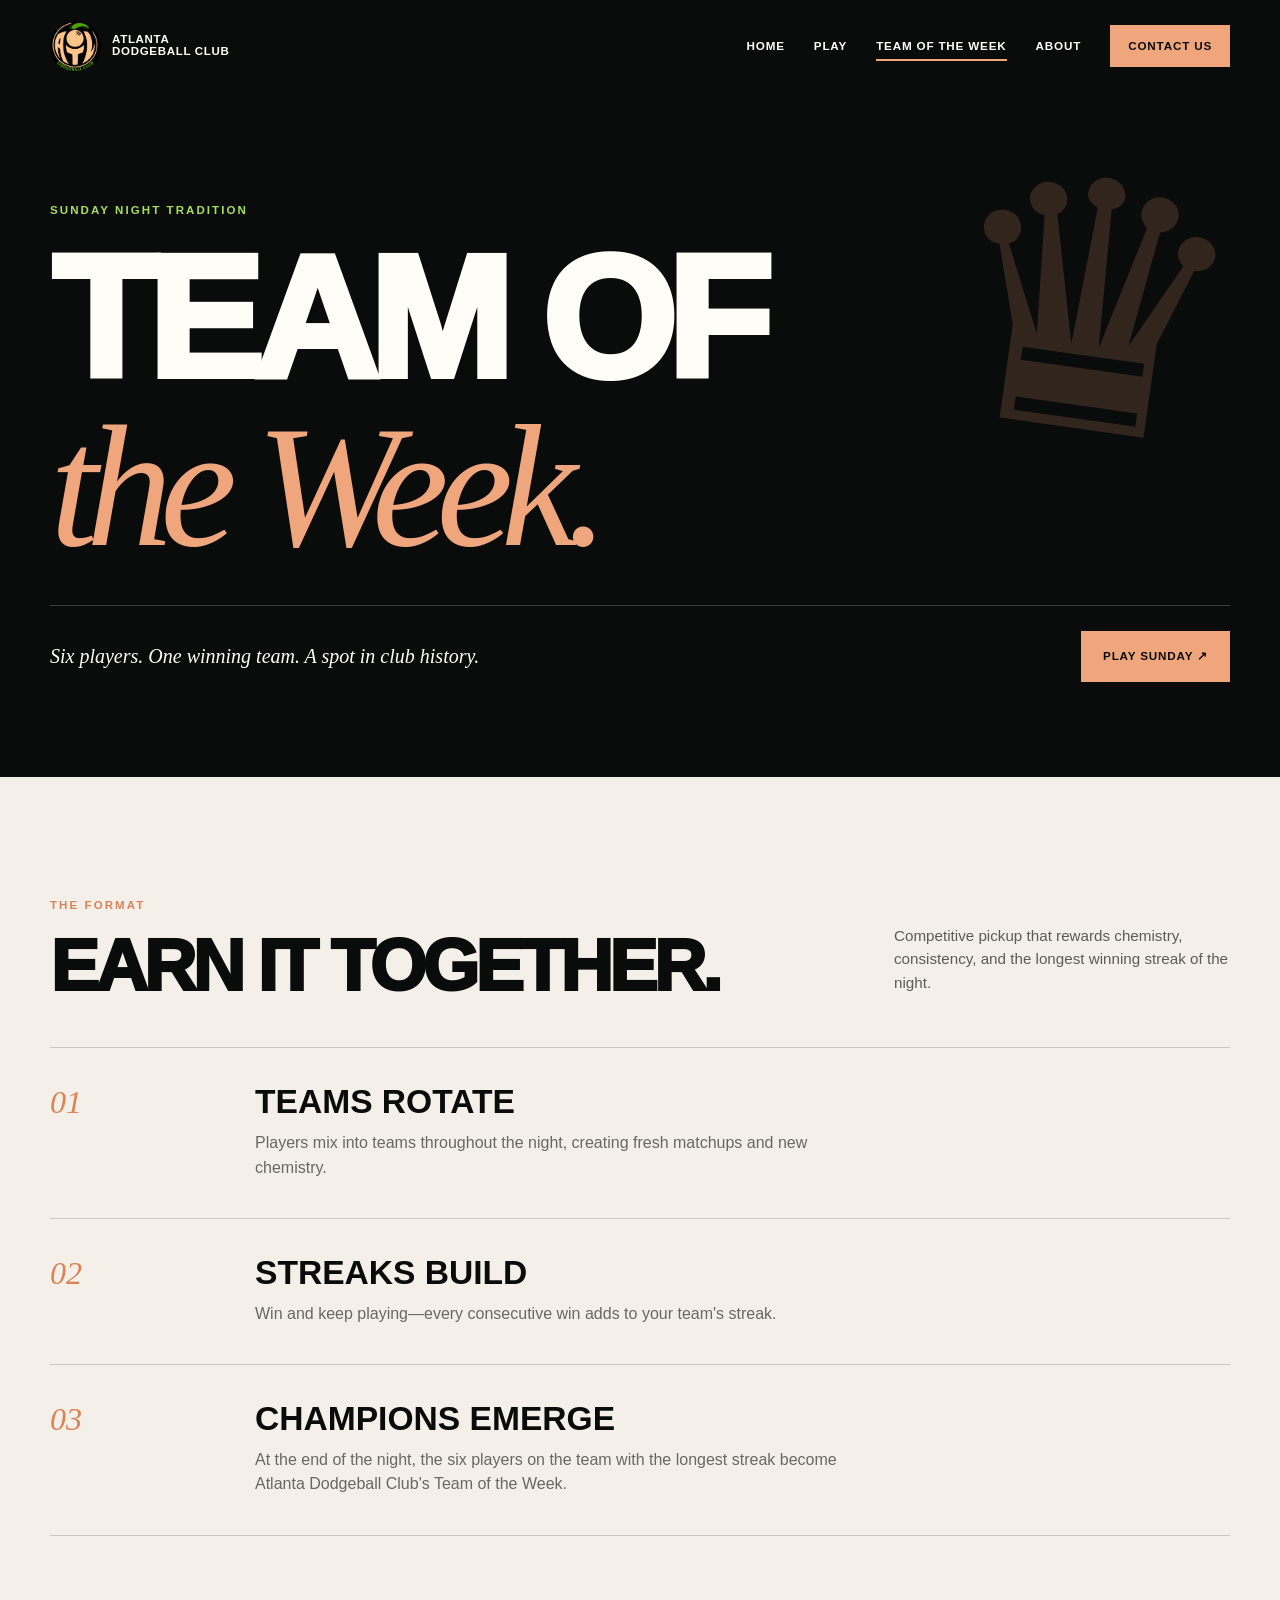
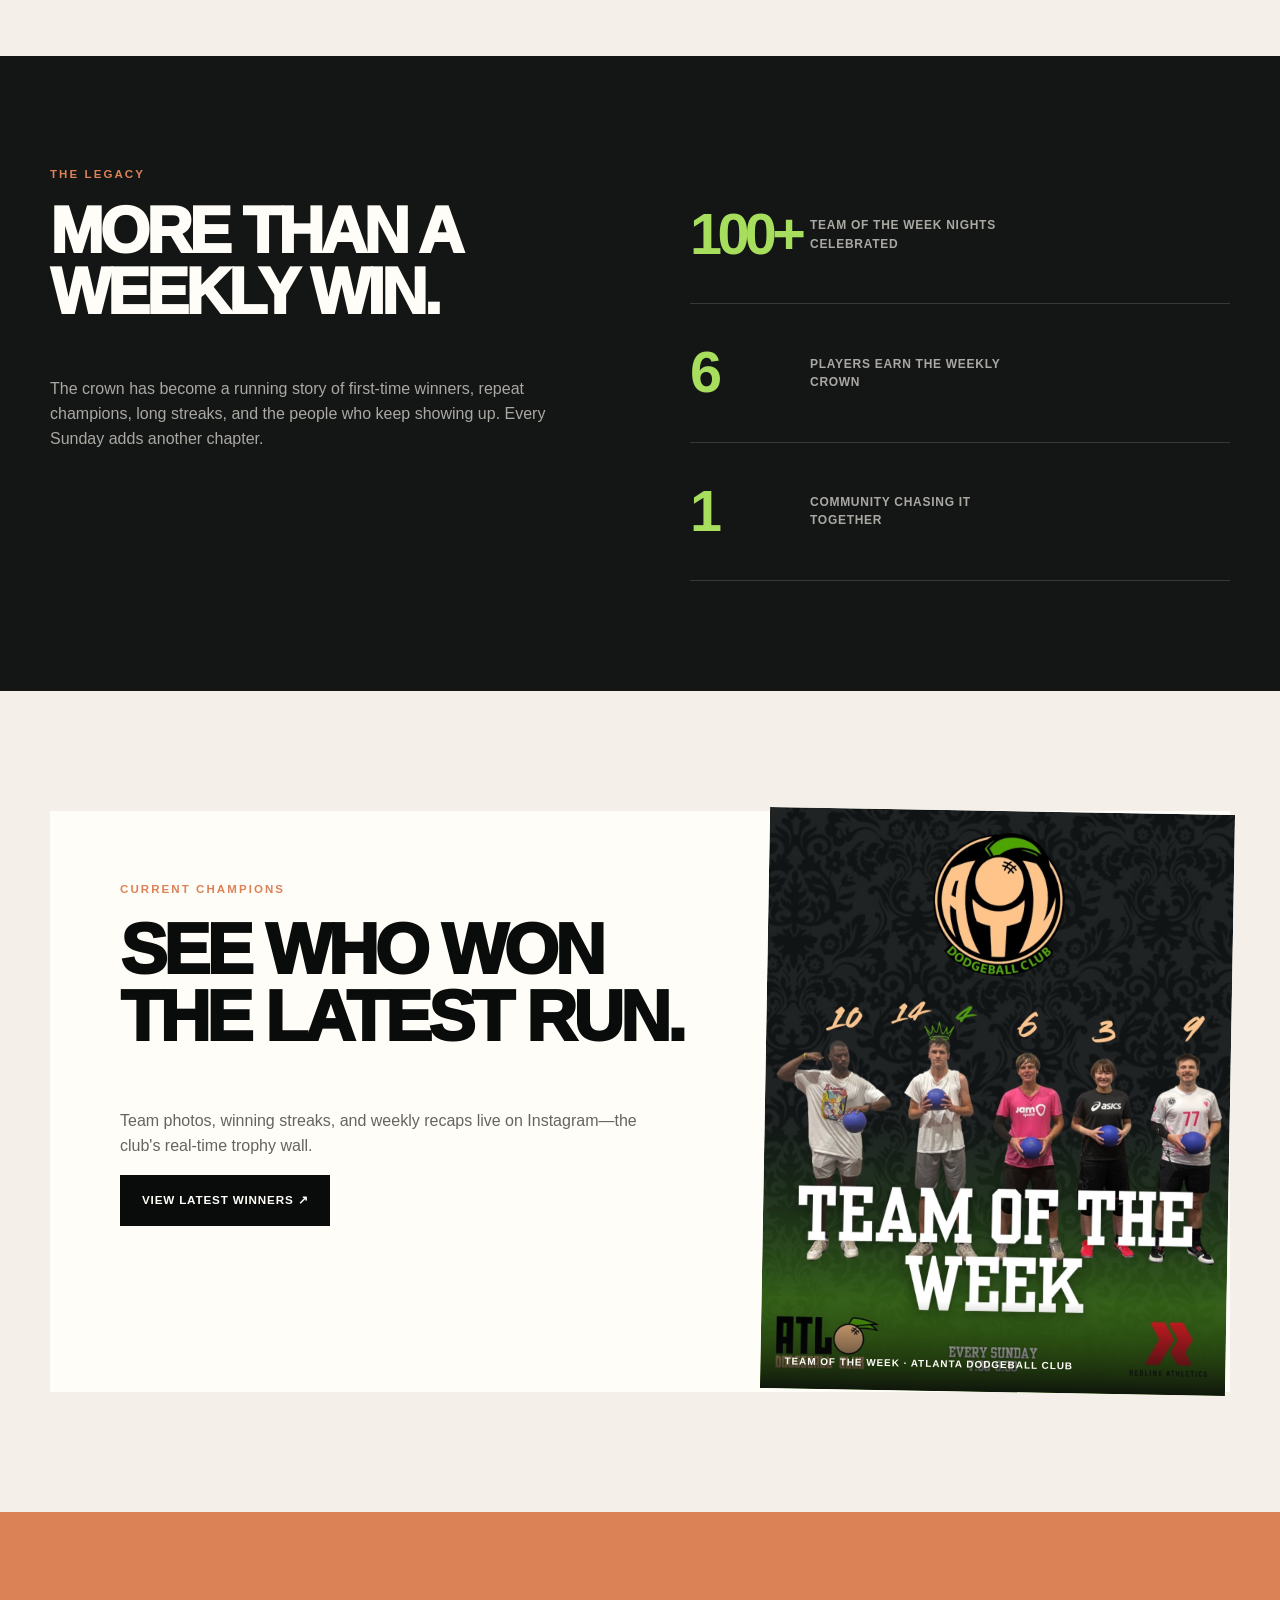
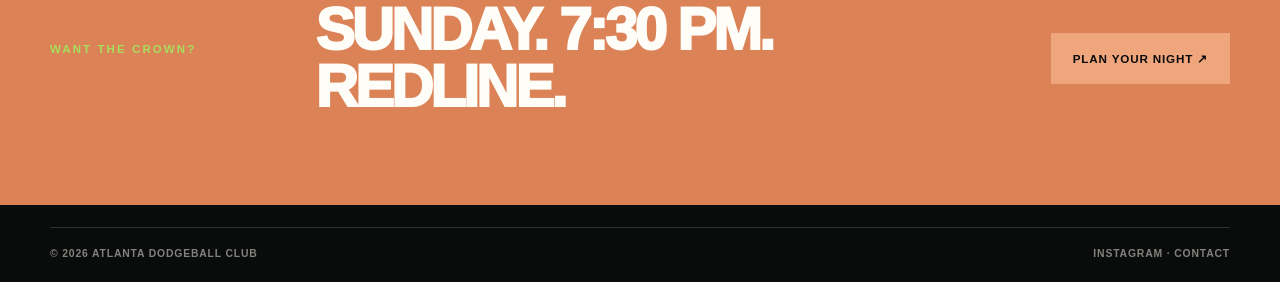
<file: team-of-the-week.html>
<!doctype html><html lang="en"><head><meta charset="utf-8"><meta name="viewport" content="width=device-width, initial-scale=1"><meta name="description" content="Atlanta Dodgeball Club's Sunday competitive pickup format, where the team with the longest winning streak earns Team of the Week."><meta name="theme-color" content="#0a0b0b"><title>Team of the Week | Atlanta Dodgeball Club</title><link rel="icon" href="assets/favicon-atl.png" type="image/png"><link rel="stylesheet" href="styles.css"><script src="script.js" defer></script></head>
<body class="totw-page"><a class="skip-link" href="#main">Skip to content</a><header class="site-header dark-header"><a class="brand" href="index.html" aria-label="Atlanta Dodgeball Club home"><img class="brand-logo" src="assets/instagram/logos/atlanta-dodgeball-club.jpg" alt=""><span>Atlanta<br>Dodgeball Club</span></a><button class="menu-toggle" type="button" aria-expanded="false" aria-controls="site-nav"><span></span><span></span><span></span><span class="sr-only">Menu</span></button><nav id="site-nav" class="site-nav" aria-label="Primary navigation"><a href="index.html">Home</a><a href="play.html">Play</a><a aria-current="page" href="team-of-the-week.html">Team of the Week</a><a href="about.html">About</a><a class="nav-cta" href="contact.html">Contact us</a></nav></header>
<main id="main"><section class="totw-hero"><div class="shell"><p class="eyebrow">Sunday night tradition</p><div class="totw-title"><h1>Team of<br><em>the Week.</em></h1><span class="giant-crown" aria-hidden="true">♛</span></div><div class="totw-intro"><p>Six players. One winning team. A spot in club history.</p><a class="button button-primary" href="play.html#sunday">Play Sunday ↗</a></div></div></section>
<section class="format-section shell"><div class="section-heading"><div><p class="eyebrow">The format</p><h2>Earn it together.</h2></div><p>Competitive pickup that rewards chemistry, consistency, and the longest winning streak of the night.</p></div><ol class="format-steps"><li><span>01</span><div><h3>Teams rotate</h3><p>Players mix into teams throughout the night, creating fresh matchups and new chemistry.</p></div></li><li><span>02</span><div><h3>Streaks build</h3><p>Win and keep playing—every consecutive win adds to your team's streak.</p></div></li><li><span>03</span><div><h3>Champions emerge</h3><p>At the end of the night, the six players on the team with the longest streak become Atlanta Dodgeball Club's Team of the Week.</p></div></li></ol></section>
<section class="legacy-section"><div class="shell legacy-grid"><div><p class="eyebrow">The legacy</p><h2>More than a weekly win.</h2><p>The crown has become a running story of first-time winners, repeat champions, long streaks, and the people who keep showing up. Every Sunday adds another chapter.</p></div><div class="legacy-stats"><div><strong>100+</strong><span>Team of the Week nights celebrated</span></div><div><strong>6</strong><span>players earn the weekly crown</span></div><div><strong>1</strong><span>community chasing it together</span></div></div></div></section>
<section class="latest-section shell"><div class="latest-card"><div><p class="eyebrow">Current champions</p><h2>See who won the latest run.</h2><p>Team photos, winning streaks, and weekly recaps live on Instagram—the club's real-time trophy wall.</p><a class="button button-dark" href="https://www.instagram.com/atlantadodgeballclub/" target="_blank" rel="noreferrer">View latest winners ↗</a></div><figure class="latest-photo"><img src="assets/instagram/selected/team-of-the-week-players.jpg" alt="Five Atlanta Dodgeball Club Team of the Week players holding dodgeballs" loading="lazy"><figcaption>Team of the Week · Atlanta Dodgeball Club</figcaption></figure></div></section>
<section class="contact-band"><div class="shell"><p class="eyebrow">Want the crown?</p><h2>Sunday. 7:30 PM. Redline.</h2><a class="button button-primary" href="play.html#sunday">Plan your night ↗</a></div></section></main>
<footer class="site-footer compact-footer"><div class="shell footer-bottom"><span>© <span data-year></span> Atlanta Dodgeball Club</span><span><a href="https://www.instagram.com/atlantadodgeballclub/" target="_blank" rel="noreferrer">Instagram</a> · <a href="contact.html">Contact</a></span></div></footer></body></html>
</file>
<file: styles.css>
:root {
  --ink: #0a0b0b;
  --ink-2: #141616;
  --paper: #f4f0e9;
  --white: #fffdf8;
  --peach: #f0a67d;
  --peach-dark: #db8257;
  --lime: #a8de5d;
  --muted: #aaa69f;
  --line: rgba(10, 11, 11, .18);
  --max: 1180px;
}

* { box-sizing: border-box; }
html { scroll-behavior: smooth; }
body { margin: 0; color: var(--ink); background: var(--paper); font-family: Arial, Helvetica, sans-serif; line-height: 1.55; }
body, button, a { -webkit-font-smoothing: antialiased; }
a { color: inherit; text-decoration: none; }
button { font: inherit; }
img { display: block; max-width: 100%; }
.shell { width: min(calc(100% - 48px), var(--max)); margin-inline: auto; }
.sr-only { position: absolute; width: 1px; height: 1px; padding: 0; margin: -1px; overflow: hidden; clip: rect(0, 0, 0, 0); white-space: nowrap; border: 0; }
.skip-link { position: fixed; z-index: 100; left: 12px; top: 12px; transform: translateY(-150%); background: var(--lime); padding: 10px 16px; font-weight: 800; }
.skip-link:focus { transform: none; }
:focus-visible { outline: 3px solid var(--lime); outline-offset: 3px; }

.announcement { min-height: 34px; display: flex; align-items: center; justify-content: center; gap: 10px; padding: 5px 18px; color: var(--ink); background: var(--lime); font-size: .74rem; font-weight: 800; letter-spacing: .08em; text-align: center; text-transform: uppercase; }
.announcement span { padding-right: 10px; border-right: 1px solid rgba(10,11,11,.4); }
.site-header { position: absolute; z-index: 20; top: 34px; left: 0; right: 0; min-height: 92px; display: flex; align-items: center; justify-content: space-between; width: min(calc(100% - 48px), var(--max)); margin-inline: auto; color: var(--white); }
.dark-header { position: relative; top: 0; width: 100%; padding-inline: max(24px, calc((100vw - var(--max)) / 2)); background: var(--ink); }
.brand { display: inline-flex; align-items: center; gap: 11px; font-size: .72rem; font-weight: 900; line-height: 1.02; letter-spacing: .06em; text-transform: uppercase; }
.brand-logo { width: 51px; height: 51px; border-radius: 50%; object-fit: cover; }
.brand-mark { display: grid; place-items: center; width: 46px; height: 46px; border: 2px solid var(--peach); border-radius: 50%; color: var(--peach); font-weight: 950; letter-spacing: -.08em; box-shadow: inset 0 0 0 4px var(--ink), inset 0 0 0 5px var(--peach); }
.site-nav { display: flex; align-items: center; gap: 29px; font-size: .73rem; font-weight: 800; letter-spacing: .07em; text-transform: uppercase; }
.site-nav a { position: relative; padding: 12px 0; }
.site-nav a:not(.nav-cta)::after { content: ""; position: absolute; left: 0; right: 100%; bottom: 6px; height: 2px; background: var(--peach); transition: right .2s ease; }
.site-nav a:hover::after, .site-nav a[aria-current="page"]::after { right: 0; }
.site-nav .nav-cta { padding: 12px 18px; color: var(--ink); background: var(--peach); }
.nav-cta:hover { background: var(--lime); }
.menu-toggle { display: none; border: 0; background: transparent; padding: 8px; }
.menu-toggle > span:not(.sr-only) { display: block; width: 26px; height: 2px; margin: 5px 0; background: var(--white); }

.hero { position: relative; min-height: 760px; display: grid; align-items: center; overflow: hidden; color: var(--white); background: var(--ink); }
.hero-media, .hero-shade, .hero-lines { position: absolute; inset: 0; }
.hero-media { background: url("assets/atl-dodgeball-club-hero-v3.jpg") center / cover no-repeat; }
.hero-shade { background: linear-gradient(90deg, rgba(5,6,6,.98) 0%, rgba(5,6,6,.85) 32%, rgba(5,6,6,.14) 70%), linear-gradient(0deg, rgba(5,6,6,.55), transparent 50%); }
.hero-lines { opacity: .2; background: linear-gradient(107deg, transparent 0 50%, var(--lime) 50% 50.15%, transparent 50.15%); }
.hero-content { position: relative; z-index: 2; padding-top: 86px; }
.eyebrow { margin: 0 0 17px; color: var(--peach-dark); font-size: .72rem; font-weight: 900; letter-spacing: .18em; text-transform: uppercase; }
.hero .eyebrow, .contact-band .eyebrow, .totw-hero .eyebrow, .teams-section .eyebrow { color: var(--lime); }
h1, h2, h3, p { margin-top: 0; }
h1, h2, h3 { line-height: .96; }
h1, h2 { font-weight: 950; letter-spacing: -.055em; text-transform: uppercase; }
h1 { max-width: 830px; margin-bottom: 25px; font-size: clamp(4rem, 8.3vw, 7.5rem); }
h1 em, h2 span, h1 span { color: var(--peach); font-family: Georgia, "Times New Roman", serif; font-weight: 400; letter-spacing: -.07em; text-transform: none; }
.hero-copy { max-width: 570px; margin-bottom: 30px; color: #d7d4cd; font-size: 1.05rem; }
.hero-proof { display: flex; align-items: center; gap: 15px; max-width: 560px; margin-top: 26px; padding-top: 18px; border-top: 1px solid rgba(255,255,255,.22); color: #b9b7b1; font-size: .72rem; }
.hero-proof strong { color: var(--lime); font-size: .66rem; letter-spacing: .11em; white-space: nowrap; }
.hero-proof:hover span { color: var(--white); }
.button-row { display: flex; align-items: center; gap: 14px; flex-wrap: wrap; }
.button { display: inline-flex; min-height: 51px; align-items: center; justify-content: center; gap: 16px; padding: 12px 21px; border: 1px solid transparent; font-size: .73rem; font-weight: 900; letter-spacing: .07em; text-transform: uppercase; transition: transform .2s ease, background .2s ease, color .2s ease; }
.button:hover { transform: translateY(-2px); }
.button-primary { color: var(--ink); background: var(--peach); }
.button-primary:hover { background: var(--lime); }
.button-ghost { border-color: rgba(255,255,255,.5); color: var(--white); }
.button-ghost:hover { border-color: var(--white); background: rgba(255,255,255,.08); }
.button-dark { color: var(--white); background: var(--ink); }
.button-dark:hover { color: var(--ink); background: var(--lime); }
.button-outline { border-color: var(--ink); }
.button-outline:hover { background: rgba(10,11,11,.06); }
.dark-outline { border-color: var(--white); }
.hero-tag { position: absolute; z-index: 2; right: 24px; bottom: 36px; writing-mode: vertical-rl; color: rgba(255,255,255,.65); font-size: .68rem; font-weight: 900; letter-spacing: .18em; text-transform: uppercase; }

.schedule-section { padding: 112px 0 126px; }
.section-heading { display: grid; grid-template-columns: 1.4fr .6fr; align-items: end; gap: 60px; margin-bottom: 46px; }
.section-heading h2, .totw-copy h2, .join-section h2 { margin: 0; font-size: clamp(2.7rem, 5.7vw, 5.2rem); }
.section-heading > p { margin: 0 0 7px; color: #5c5b57; font-size: .95rem; }
.schedule-grid { display: grid; grid-template-columns: repeat(2, 1fr); gap: 16px; }
.session-card { position: relative; min-height: 460px; padding: 36px; overflow: hidden; color: var(--ink); }
.social-card { background: var(--peach); }
.competitive-card { background: var(--lime); }
.session-card::after { content: ""; position: absolute; width: 320px; height: 320px; right: -110px; bottom: -120px; border: 2px solid rgba(10,11,11,.17); border-radius: 50%; box-shadow: inset 0 0 0 55px transparent, inset 0 0 0 57px rgba(10,11,11,.12); }
.session-top { display: flex; justify-content: space-between; align-items: flex-start; margin-bottom: 74px; }
.venue-logo { width: 68px; height: 68px; border-radius: 11px; object-fit: cover; mix-blend-mode: multiply; }
.venue-logo-large { width: 96px; height: 96px; flex: 0 0 auto; }
.venue-wordmark { display: block; width: min(138px, 100%); height: auto; object-fit: contain; }
.redline-wordmark { box-sizing: border-box; width: min(156px, 100%); padding: 8px; background: var(--ink); }
.session-season { margin: 0; font-size: .88rem; }
.session-season + .time { margin-top: 3px; }
.competitive-card > .pill { margin-bottom: 12px; }
.session-number { font-family: Georgia, serif; font-size: 1.2rem; font-style: italic; }
.pill { display: inline-block; padding: 6px 9px; border: 1px solid currentColor; font-size: .62rem; font-weight: 900; letter-spacing: .12em; text-transform: uppercase; }
.day { margin: 0 0 4px; font-family: Georgia, serif; font-size: 1.4rem; font-style: italic; }
.session-card h3 { position: relative; z-index: 1; max-width: 470px; margin: 0 0 15px; font-size: clamp(2.5rem, 5.3vw, 4.8rem); letter-spacing: -.06em; text-transform: uppercase; }
.time { font-size: 1.2rem; font-weight: 900; }
.address { margin-bottom: 28px; color: rgba(10,11,11,.68); }
.text-link { position: relative; z-index: 2; display: inline-flex; gap: 28px; align-items: center; padding-bottom: 5px; border-bottom: 1px solid currentColor; font-size: .71rem; font-weight: 900; letter-spacing: .08em; text-transform: uppercase; }
.text-link:hover { color: var(--peach-dark); }

.statement-section { padding: 110px 0; color: var(--white); background: var(--ink); }
.statement-grid { display: grid; grid-template-columns: 100px 1fr 170px; gap: 48px; align-items: start; }
.vertical-label { writing-mode: vertical-rl; color: var(--lime); }
.statement-grid h2 { max-width: 790px; margin-bottom: 35px; font-size: clamp(3rem, 6.2vw, 6rem); }
.statement-grid p:not(.eyebrow) { max-width: 620px; color: #afaea9; }
.light-link { color: var(--white); }
.statement-stat { padding-top: 5px; text-align: right; }
.statement-stat strong { display: block; color: var(--peach); font-size: 6rem; line-height: .8; letter-spacing: -.08em; }
.statement-stat span { font-size: .67rem; font-weight: 900; letter-spacing: .12em; text-transform: uppercase; }

.totw-feature { display: grid; grid-template-columns: .9fr 1.1fr; min-height: 610px; margin-top: 120px; margin-bottom: 120px; }
.totw-visual { position: relative; overflow: hidden; display: flex; flex-direction: column; justify-content: flex-end; padding: 42px; color: var(--white); background: var(--peach-dark); }
.totw-visual::before { content: ""; position: absolute; width: 420px; height: 420px; right: -160px; top: -130px; border: 2px solid rgba(255,255,255,.35); border-radius: 50%; box-shadow: inset 0 0 0 77px var(--peach-dark), inset 0 0 0 79px rgba(255,255,255,.25); }
.totw-visual p { position: relative; z-index: 1; margin: 0; font-family: Georgia, serif; font-size: 1.1rem; font-style: italic; }
.totw-visual strong { position: relative; z-index: 1; font-size: 3.6rem; line-height: .88; letter-spacing: -.07em; text-transform: uppercase; }
.crown { position: absolute; left: 38px; top: 25px; color: var(--ink); font-size: 7rem; transform: rotate(-9deg); }
.totw-copy { display: flex; flex-direction: column; justify-content: center; padding: 70px; background: var(--white); }
.totw-copy p:not(.eyebrow) { max-width: 560px; color: #5b5955; }
.totw-copy .button-row { margin-top: 17px; }

.social-strip { padding: 86px 0; color: var(--white); background: var(--ink-2); border-top: 1px solid rgba(255,255,255,.12); }
.social-strip-inner { display: grid; grid-template-columns: 1fr 1fr auto; align-items: end; gap: 50px; }
.social-strip h2 { margin: 0; font-size: clamp(2.4rem, 4vw, 4rem); }
.social-strip p:not(.eyebrow) { margin: 0; color: #afaea9; }

.site-footer { padding: 77px 0 20px; color: var(--white); background: var(--ink); }
.footer-grid { display: grid; grid-template-columns: 2fr 1fr 1fr; gap: 80px; padding-bottom: 70px; }
.footer-brand { margin-bottom: 22px; }
.footer-grid p { color: #8f8e89; font-size: .85rem; }
.footer-grid h2 { margin-bottom: 20px; color: var(--peach); font-size: .68rem; letter-spacing: .13em; text-transform: uppercase; }
.footer-grid > div:not(:first-child) { display: flex; flex-direction: column; align-items: flex-start; gap: 11px; font-size: .82rem; }
.footer-grid a:hover, .footer-bottom a:hover { color: var(--lime); }
.footer-bottom { display: flex; justify-content: space-between; padding-top: 18px; border-top: 1px solid rgba(255,255,255,.15); color: #82827e; font-size: .65rem; font-weight: 800; letter-spacing: .08em; text-transform: uppercase; }
.compact-footer { padding-top: 22px; }

.page-hero { padding-top: 112px; padding-bottom: 100px; }
.page-hero h1 { max-width: 980px; font-size: clamp(4.5rem, 9.5vw, 9rem); }
.page-hero > p:last-child { max-width: 650px; color: #565652; font-size: 1.1rem; }
.venue-stack { display: grid; gap: 20px; padding-bottom: 120px; }
.winter-swap { margin-bottom: 12px; }
.winter-badge { margin: 0 0 12px; color: #264452; background: #dbe9ed; }
.winter-swap h2 { margin: 0 0 22px; font-size: clamp(2.25rem, 5.3vw, 4.5rem); }
.swap-grid { display: grid; grid-template-columns: minmax(0, 1fr) minmax(0, 2.3fr); gap: 12px; }
.paused-venue-details, .winter-venue { padding: clamp(18px, 4vw, 46px); }
.paused-venue { display: flex; flex-direction: column; background: #e6e1d8; }
.paused-venue-details { flex: 1; display: grid; align-content: center; justify-items: start; gap: 8px; }
.pause-strip { display: flex; align-items: center; gap: 8px; padding: 12px clamp(14px, 2vw, 22px); color: #362304; background: #ffc65b; font-size: .75rem; font-weight: 900; letter-spacing: .07em; text-transform: uppercase; }
.pause-icon { flex: 0 0 10px; height: 12px; border-inline: 3px solid currentColor; }
.paused-venue h3, .paused-venue p { margin: 0; }
.paused-venue h3 { font-size: clamp(1.4rem, 3vw, 2.1rem); text-transform: uppercase; }
.home-pause { margin-bottom: 16px; }
.home-pause-details { display: flex; flex-wrap: wrap; align-items: center; gap: 14px 20px; padding: 18px clamp(14px, 2vw, 22px); }
.home-pause-details > div { flex: 1 1 200px; }
.home-pause-details .text-link { gap: 10px; }
.winter-venue { background: var(--peach); }
.winter-venue > .venue-wordmark { float: right; margin: 0 0 8px 12px; }
.winter-venue h3 { clear: both; margin: 14px 0 0; font-size: clamp(1.8rem, 4.5vw, 3.7rem); text-transform: uppercase; letter-spacing: -.05em; }
.winter-date { display: grid; gap: 2px; }
.winter-date strong { font-family: Georgia, serif; font-size: 1.35rem; }
.winter-date span { font-size: .88rem; }
.winter-date span:last-child { font-size: 1.2rem; font-weight: 900; }
.winter-venue .detail-grid { margin: 20px 0; padding-top: 16px; }
.venue-card { display: grid; grid-template-columns: 230px 1fr; min-height: 550px; background: var(--peach); }
.venue-card.sunday { position: relative; color: var(--white); background: var(--ink-2); }
.corner-wordmark { position: absolute; inset: 14px 14px auto auto; max-width: 45%; }
.sunday .venue-content { padding-top: 78px; }
.venue-time { display: grid; gap: 7px; justify-items: center; }
.sunday .venue-time strong { font-size: 1.2rem; line-height: 1.2; letter-spacing: -.02em; white-space: nowrap; }
.venue-date { display: flex; flex-direction: column; justify-content: center; padding: 35px; border-right: 1px solid rgba(10,11,11,.23); text-align: center; text-transform: uppercase; }
.sunday .venue-date { border-color: rgba(255,255,255,.18); }
.venue-date span { margin-bottom: 20px; font-family: Georgia, serif; font-size: 1.2rem; font-style: italic; text-transform: none; }
.venue-date strong { font-size: 4.5rem; line-height: .83; letter-spacing: -.08em; }
.venue-date small { font-size: .66rem; font-weight: 900; letter-spacing: .12em; }
.venue-content { padding: 56px 65px; }
.venue-title { display: flex; justify-content: space-between; gap: 25px; }
.venue-title h2 { max-width: 560px; margin: 14px 0 20px; font-size: clamp(3rem, 6.3vw, 5.8rem); }
.venue-content .lead { font-family: Georgia, serif; font-size: 1.35rem; font-style: italic; }
.venue-content > p:not(.lead) { max-width: 720px; color: rgba(10,11,11,.65); }
.sunday .venue-content > p:not(.lead) { color: rgba(255,255,255,.65); }
.skill-meter { display: grid; grid-template-columns: repeat(4, 18px); gap: 3px; align-content: start; min-width: 95px; }
.skill-meter i { display: block; height: 7px; background: var(--ink); }
.skill-meter i:nth-child(3), .skill-meter i:nth-child(4) { opacity: .2; }
.skill-meter small { grid-column: 1 / -1; margin-top: 5px; font-size: .55rem; font-weight: 900; letter-spacing: .08em; text-transform: uppercase; }
.skill-meter.advanced i { background: var(--lime); opacity: 1; }
.detail-grid { display: grid; grid-template-columns: repeat(2, 1fr); gap: 25px; max-width: 690px; margin: 36px 0; padding-top: 28px; border-top: 1px solid currentColor; }
.detail-grid span { display: block; margin-bottom: 7px; font-size: .6rem; font-weight: 900; letter-spacing: .12em; text-transform: uppercase; opacity: .55; }
.detail-grid strong { font-size: .87rem; }
.prep-section { padding-bottom: 120px; }
.prep-grid { display: grid; grid-template-columns: repeat(4, 1fr); border-top: 1px solid var(--line); border-left: 1px solid var(--line); }
.prep-grid article { min-height: 270px; padding: 30px; border-right: 1px solid var(--line); border-bottom: 1px solid var(--line); }
.prep-grid span { color: var(--peach-dark); font-family: Georgia, serif; font-style: italic; }
.prep-grid h3 { margin: 65px 0 15px; font-size: 1.5rem; text-transform: uppercase; }
.prep-grid p { color: #65635e; font-size: .86rem; }
.contact-band { padding: 90px 0; color: var(--white); background: var(--peach-dark); }
.contact-band .shell { display: grid; grid-template-columns: .5fr 1.5fr auto; align-items: center; gap: 30px; }
.contact-band h2 { margin: 0; font-size: clamp(2.4rem, 4.6vw, 4.6rem); }

.totw-hero { padding: 110px 0 95px; overflow: hidden; color: var(--white); background: var(--ink); }
.totw-title { position: relative; }
.totw-title h1 { position: relative; z-index: 1; margin-bottom: 35px; font-size: clamp(5.5rem, 13.5vw, 13rem); }
.giant-crown { position: absolute; right: -15px; top: -100px; color: var(--peach); font-size: clamp(12rem, 27vw, 27rem); line-height: 1; transform: rotate(8deg); opacity: .17; }
.totw-intro { display: flex; align-items: center; justify-content: space-between; gap: 30px; padding-top: 25px; border-top: 1px solid rgba(255,255,255,.2); }
.totw-intro p { margin: 0; font-family: Georgia, serif; font-size: 1.25rem; font-style: italic; }
.format-section { padding: 120px 0; }
.format-steps { margin: 0; padding: 0; border-top: 1px solid var(--line); list-style: none; }
.format-steps li { display: grid; grid-template-columns: 170px 1fr; gap: 35px; padding: 38px 0; border-bottom: 1px solid var(--line); }
.format-steps li > span { color: var(--peach-dark); font-family: Georgia, serif; font-size: 2rem; font-style: italic; line-height: 1; }
.format-steps h3 { margin-bottom: 12px; font-size: 2.1rem; text-transform: uppercase; }
.format-steps p { max-width: 600px; margin: 0; color: #696762; }
.legacy-section { padding: 110px 0; color: var(--white); background: var(--ink-2); }
.legacy-grid { display: grid; grid-template-columns: 1fr 1fr; gap: 100px; }
.legacy-grid h2 { font-size: clamp(3rem, 5vw, 5rem); }
.legacy-grid > div:first-child > p:last-child { max-width: 530px; color: #aaa8a2; }
.legacy-stats { display: grid; }
.legacy-stats div { display: grid; grid-template-columns: 120px 1fr; align-items: center; padding: 24px 0; border-bottom: 1px solid rgba(255,255,255,.15); }
.legacy-stats strong { color: var(--lime); font-size: 3.6rem; letter-spacing: -.08em; }
.legacy-stats span { max-width: 200px; color: #aaa8a2; font-size: .75rem; font-weight: 800; letter-spacing: .06em; text-transform: uppercase; }
.latest-section { padding: 120px 0; }
.latest-card { display: grid; grid-template-columns: 1fr .65fr; background: var(--white); }
.latest-card > div:first-child { padding: 70px; }
.latest-card h2 { max-width: 620px; font-size: clamp(3rem, 5.5vw, 5.2rem); }
.latest-card p:not(.eyebrow) { max-width: 560px; color: #66645f; }
.latest-art { min-height: 490px; display: flex; flex-direction: column; justify-content: center; align-items: center; overflow: hidden; color: var(--ink); background: var(--lime); transform: rotate(2deg); }
.latest-art::before, .latest-art::after { content: ""; position: absolute; width: 340px; height: 340px; border: 2px solid rgba(10,11,11,.2); border-radius: 50%; }
.latest-art span, .latest-art strong, .latest-art small { position: relative; z-index: 1; }
.latest-art span { font-family: Georgia, serif; font-size: 1.3rem; font-style: italic; }
.latest-art strong { font-size: clamp(4rem, 8vw, 7rem); line-height: .9; letter-spacing: -.08em; }
.latest-art small { margin-top: 15px; font-weight: 900; letter-spacing: .12em; text-transform: uppercase; }
.latest-photo { position: relative; min-height: 490px; margin: 0; overflow: hidden; background: var(--ink); transform: rotate(1deg); }
.latest-photo img { width: 100%; height: 100%; object-fit: cover; }
.latest-photo figcaption { position: absolute; inset: auto 0 0; padding: 55px 24px 20px; color: var(--white); background: linear-gradient(transparent, rgba(10,11,11,.92)); font-size: .62rem; font-weight: 900; letter-spacing: .1em; text-transform: uppercase; }

.about-hero { padding-bottom: 65px; }
.about-photo { min-height: 670px; display: flex; align-items: flex-end; padding: 50px max(24px, calc((100vw - var(--max)) / 2)); background: linear-gradient(0deg, rgba(10,11,11,.9), transparent 65%), url("assets/atl-dodgeball-club-hero-v3.jpg") center / cover no-repeat; }
.about-photo span { max-width: 750px; color: var(--white); font-size: clamp(2.8rem, 6vw, 6rem); font-weight: 950; line-height: .92; letter-spacing: -.06em; text-transform: uppercase; }
.values-section { padding: 120px 0; }
.values-grid { display: grid; grid-template-columns: repeat(3, 1fr); gap: 15px; }
.values-grid article { min-height: 350px; padding: 33px; background: var(--white); }
.values-grid span { color: var(--peach-dark); font-size: .65rem; font-weight: 900; letter-spacing: .14em; text-transform: uppercase; }
.values-grid h3 { margin-top: 125px; margin-bottom: 18px; font-size: 2rem; text-transform: uppercase; }
.values-grid p { color: #6a6863; font-size: .9rem; }
.members-section { padding-bottom: 120px; }
.member-gallery { display: grid; grid-template-columns: repeat(4, 1fr); grid-auto-rows: 330px; gap: 12px; }
.member-gallery figure { position: relative; margin: 0; overflow: hidden; background: var(--ink-2); }
.member-gallery .member-feature { grid-column: span 2; grid-row: span 2; }
.member-gallery img { width: 100%; height: 100%; object-fit: cover; transition: transform .45s ease; }
.member-gallery figure:hover img { transform: scale(1.025); }
.member-gallery figcaption { position: absolute; inset: auto 0 0; padding: 30px 18px 16px; color: var(--white); background: linear-gradient(transparent, rgba(10,11,11,.9)); font-size: .63rem; font-weight: 900; letter-spacing: .09em; text-transform: uppercase; }
.teams-section { padding: 115px 0; color: var(--white); background: var(--ink); }
.team-usa-grid { display: grid; grid-template-columns: .82fr 1.18fr; gap: 90px; align-items: center; }
.team-usa-photo { position: relative; margin: -35px 0; overflow: hidden; background: #294b83; transform: rotate(-1deg); }
.team-usa-photo img { width: 100%; height: auto; }
.team-usa-photo figcaption { position: absolute; inset: auto 0 0; padding: 55px 24px 20px; color: var(--white); background: linear-gradient(transparent, rgba(10,11,11,.88)); font-size: .61rem; font-weight: 900; letter-spacing: .11em; text-transform: uppercase; }
.team-usa-copy h2 { font-size: clamp(3.3rem, 6vw, 6rem); }
.team-usa-copy > p:not(.eyebrow) { max-width: 580px; color: #aaa8a2; }
.usa-disciplines { display: grid; grid-template-columns: repeat(2, 1fr); gap: 1px; margin: 30px 0; background: rgba(255,255,255,.14); }
.usa-disciplines span { padding: 15px; color: var(--white); background: var(--ink); font-size: .64rem; font-weight: 900; letter-spacing: .09em; text-transform: uppercase; }
.team-usa-copy .text-link { margin-top: 12px; color: var(--white); }
.join-section { padding: 125px 0; text-align: center; }
.join-section .button { margin-top: 32px; }

.contact-page { background: var(--ink); }
.contact-hero { display: grid; grid-template-columns: 1.1fr .9fr; gap: 80px; padding-top: 110px; padding-bottom: 105px; color: var(--white); }
.contact-hero h1 { font-size: clamp(4.7rem, 9vw, 8.5rem); }
.contact-hero > div:first-child > p:last-child { max-width: 570px; color: #a7a6a1; }
.contact-primary { align-self: end; padding: 36px; border: 1px solid rgba(255,255,255,.2); background: var(--ink-2); }
.contact-primary > span { display: block; margin-bottom: 60px; color: var(--lime); font-size: .62rem; font-weight: 900; letter-spacing: .13em; text-transform: uppercase; }
.contact-primary a { display: block; font-size: clamp(1.35rem, 2.2vw, 2.1rem); font-weight: 900; line-height: 1.1; letter-spacing: -.04em; }
.contact-primary b { color: var(--peach); }
.connect-grid { display: grid; grid-template-columns: repeat(2, minmax(0, 1fr)); gap: 15px; padding-bottom: 110px; }
.connect-card { min-height: 290px; display: flex; flex-direction: column; padding: 34px; color: var(--ink); background: var(--peach); }
.connect-card:hover { transform: translateY(-3px); }
.connect-card span { font-size: .62rem; font-weight: 900; letter-spacing: .14em; text-transform: uppercase; }
.connect-card strong { margin-top: auto; font-size: clamp(2rem, 4vw, 3.8rem); line-height: .95; letter-spacing: -.06em; text-transform: uppercase; overflow-wrap: anywhere; }
.connect-card b { margin-top: 18px; font-size: .7rem; letter-spacing: .08em; text-transform: uppercase; }
.lime-card { background: var(--lime); }
.contact-locations { padding: 110px 0; color: var(--ink); background: var(--paper); width: 100%; max-width: none; padding-inline: max(24px, calc((100vw - var(--max)) / 2)); }
.location-list { border-top: 1px solid var(--line); }
.location-list article { display: flex; justify-content: space-between; align-items: center; gap: 30px; padding: 40px 0; border-bottom: 1px solid var(--line); }
.location-list span { color: var(--peach-dark); font-size: .65rem; font-weight: 900; letter-spacing: .12em; text-transform: uppercase; }
.location-list h3 { margin: 10px 0; font-size: 2.5rem; text-transform: uppercase; }
.location-list p { margin: 0; color: #66645f; }
.faq-section { padding: 110px 0; color: var(--white); }
.faq-section details { border-top: 1px solid rgba(255,255,255,.2); }
.faq-section details:last-child { border-bottom: 1px solid rgba(255,255,255,.2); }
.faq-section summary { display: flex; justify-content: space-between; gap: 20px; padding: 28px 0; cursor: pointer; font-size: 1.4rem; font-weight: 900; text-transform: uppercase; list-style: none; }
.faq-section summary::-webkit-details-marker { display: none; }
.faq-section summary span { color: var(--peach); }
.faq-section details[open] summary span { transform: rotate(45deg); }
.faq-section details p { max-width: 720px; padding-bottom: 30px; color: #aaa8a2; }
.faq-section details a { color: var(--lime); text-decoration: underline; }

.error-page { min-height: 100vh; display: grid; place-items: center; color: var(--white); background: var(--ink); text-align: center; }
.error-page main { padding: 40px 20px; }
.error-page h1 { font-size: clamp(4rem, 12vw, 9rem); }
.error-ball { display: grid; place-items: center; width: 130px; height: 130px; margin: 0 auto 30px; border-radius: 50%; color: var(--ink); background: var(--peach); font-size: 2rem; font-weight: 950; transform: rotate(-8deg); }

@media (max-width: 900px) {
  .shell { width: min(calc(100% - 34px), var(--max)); }
  .site-header { width: calc(100% - 34px); }
  .dark-header { width: 100%; padding-inline: 17px; }
  .menu-toggle { display: block; position: relative; z-index: 2; }
  .site-nav { position: fixed; z-index: 1; inset: 0; display: none; flex-direction: column; justify-content: center; gap: 20px; background: rgba(10,11,11,.98); font-size: 1rem; }
  .site-nav.is-open { display: flex; }
  .site-nav .nav-cta { margin-top: 12px; }
  .schedule-grid, .totw-feature, .legacy-grid, .latest-card, .team-usa-grid, .contact-hero { grid-template-columns: 1fr; }
  .statement-grid { grid-template-columns: 50px 1fr; }
  .statement-stat { display: none; }
  .totw-feature { margin-top: 70px; margin-bottom: 70px; }
  .totw-visual { min-height: 440px; }
  .totw-copy { padding: 55px 38px; }
  .social-strip-inner { grid-template-columns: 1fr; align-items: start; gap: 25px; }
  .venue-card { grid-template-columns: 150px 1fr; }
  .venue-content { padding: 45px 35px; }
  .venue-title { flex-direction: column; }
  .prep-grid { grid-template-columns: repeat(2, 1fr); }
  .contact-band .shell { grid-template-columns: 1fr; align-items: start; }
  .values-grid { grid-template-columns: 1fr; }
  .values-grid article { min-height: 270px; }
  .values-grid h3 { margin-top: 75px; }
  .member-gallery { grid-template-columns: repeat(2, 1fr); }
  .contact-primary { align-self: auto; }
}

@media (max-width: 640px) {
  .swap-grid { grid-template-columns: minmax(0, 1fr); }
  .winter-venue > .venue-wordmark { width: min(110px, 38%); }
  .winter-venue .detail-grid { grid-template-columns: minmax(0, 1fr); gap: 12px; }
  .announcement { font-size: .61rem; }
  .announcement span { display: none; }
  .site-header { min-height: 76px; }
  .brand-mark, .brand-logo { width: 42px; height: 42px; }
  .hero { min-height: 690px; }
  .hero-media { background-position: 62% center; opacity: .72; }
  .hero-shade { background: linear-gradient(90deg, rgba(5,6,6,.95), rgba(5,6,6,.38)), linear-gradient(0deg, rgba(5,6,6,.8), transparent); }
  .hero-content { padding-top: 110px; }
  .hero-proof { align-items: flex-start; flex-direction: column; gap: 5px; }
  h1 { font-size: clamp(3.5rem, 17vw, 5.2rem); }
  .hero-tag { display: none; }
  .schedule-section, .format-section, .values-section, .latest-section { padding: 78px 0; }
  .section-heading { grid-template-columns: 1fr; gap: 18px; }
  .session-card { min-height: 420px; padding: 27px; }
  .session-top { margin-bottom: 58px; }
  .statement-section { padding: 75px 0; }
  .statement-grid { grid-template-columns: 1fr; }
  .vertical-label { writing-mode: initial; }
  .totw-visual { min-height: 380px; padding: 28px; }
  .totw-visual strong { font-size: 2.8rem; }
  .totw-copy { padding: 45px 27px; }
  .footer-grid { grid-template-columns: 1fr 1fr; gap: 45px 25px; }
  .footer-grid > div:first-child { grid-column: 1 / -1; }
  .footer-bottom { gap: 20px; }
  .page-hero { padding-top: 80px; padding-bottom: 70px; }
  .page-hero h1 { font-size: clamp(3.6rem, 17vw, 6rem); }
  .venue-card { grid-template-columns: 1fr; }
  .venue-date { align-items: baseline; flex-direction: row; gap: 12px; padding: 25px; border-right: 0; border-bottom: 1px solid rgba(10,11,11,.23); }
  .venue-date span { margin: 0; }
  .venue-date strong { font-size: 3rem; }
  .venue-content { padding: 35px 25px 45px; }
  .sunday .venue-date { padding-top: 74px; }
  .sunday .venue-content { padding-top: 35px; }
  .venue-time { display: flex; align-items: baseline; }
  .detail-grid { grid-template-columns: 1fr; }
  .prep-grid { grid-template-columns: 1fr; }
  .prep-grid article { min-height: 230px; }
  .format-steps li { grid-template-columns: 60px 1fr; }
  .legacy-section, .teams-section { padding: 80px 0; }
  .legacy-grid, .team-usa-grid { gap: 60px; }
  .team-usa-photo { max-width: 560px; margin: 0 auto; }
  .latest-card > div:first-child { padding: 42px 27px; }
  .latest-art { min-height: 360px; }
  .about-photo { min-height: 520px; }
  .members-section { padding-bottom: 80px; }
  .member-gallery { grid-template-columns: 1fr 1fr; grid-auto-rows: 260px; }
  .member-gallery .member-feature { grid-column: 1 / -1; grid-row: auto; }
  .connect-grid, .contact-hero { grid-template-columns: minmax(0, 1fr); }
  .contact-hero { gap: 35px; padding-top: 75px; }
  .contact-hero h1 { font-size: clamp(3.15rem, 13vw, 4.7rem); }
  .contact-primary a { overflow-wrap: anywhere; }
  .location-list article { align-items: flex-start; flex-direction: column; }
  .faq-section summary { font-size: 1.05rem; }
}

@media (prefers-reduced-motion: reduce) {
  html { scroll-behavior: auto; }
  *, *::before, *::after { transition-duration: .01ms !important; animation-duration: .01ms !important; }
}
</file>
